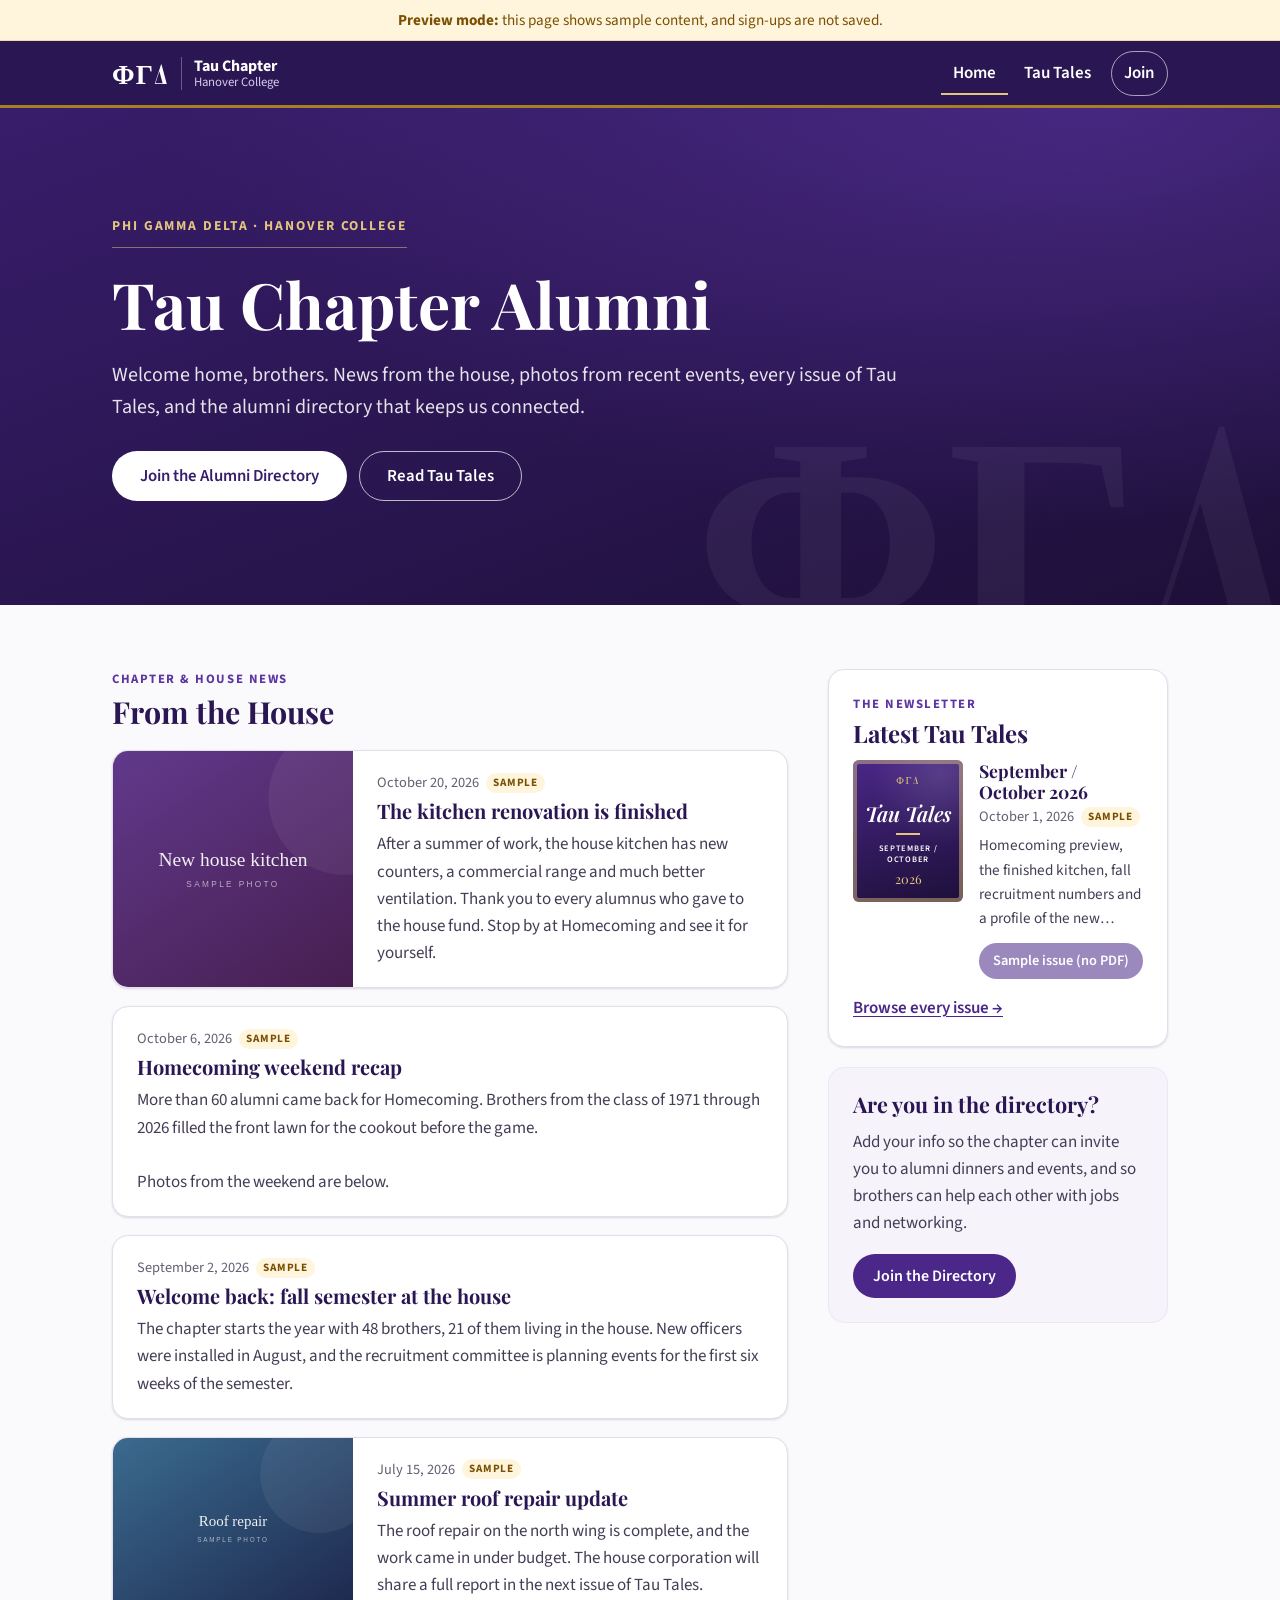
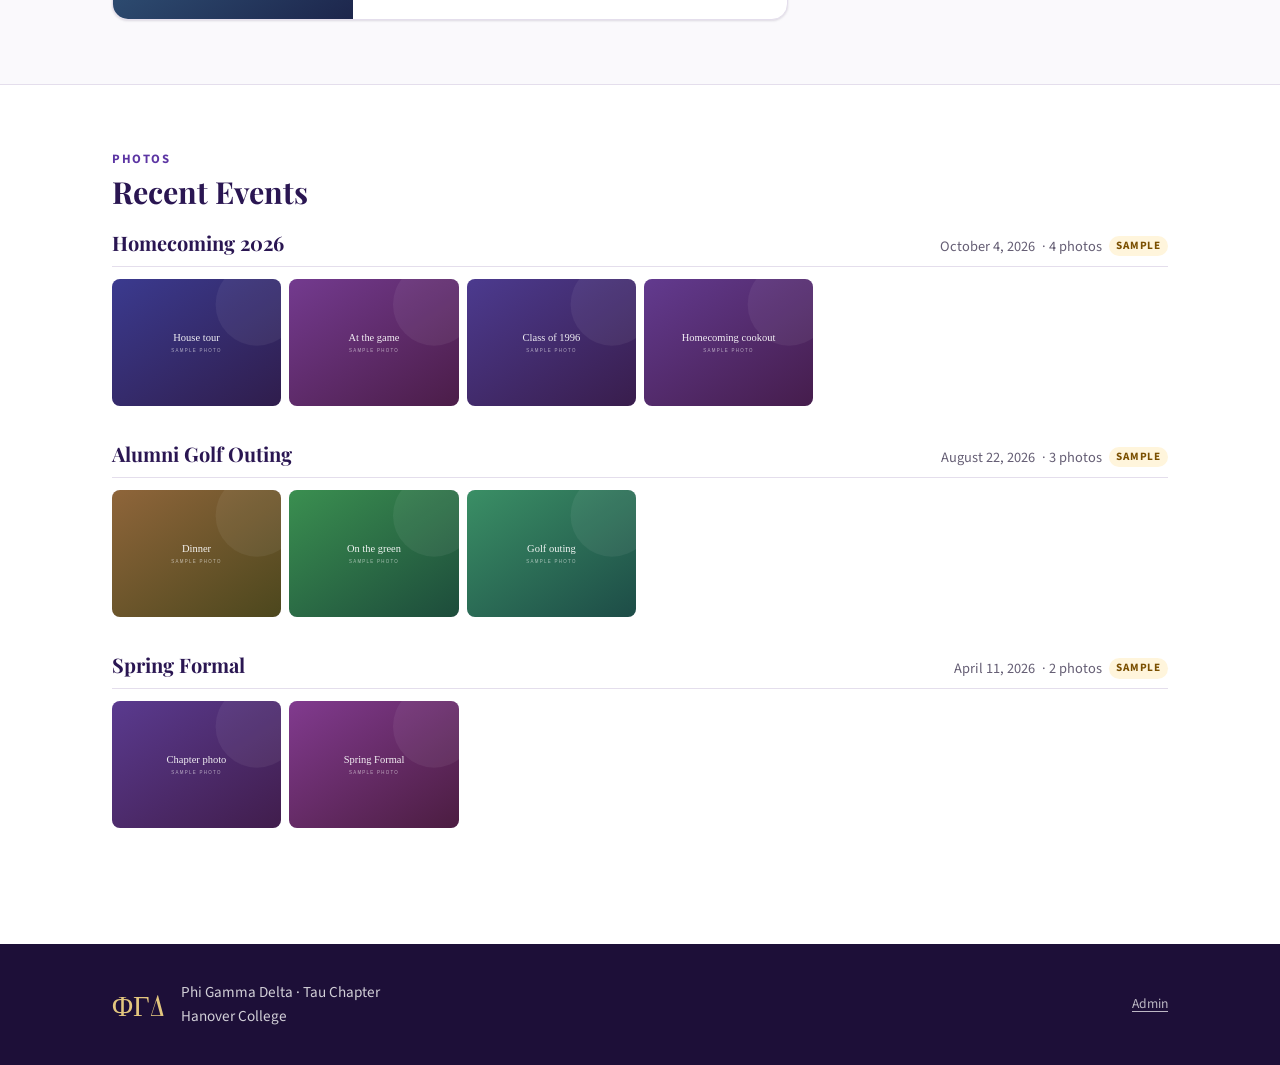
<file: index.html>
<!doctype html>
<html lang="en">
<head>
  <meta charset="utf-8">
  <meta name="viewport" content="width=device-width, initial-scale=1">
  <title>Tau Chapter Alumni · Phi Gamma Delta</title>
  <meta name="description" content="News from the house, event photos, the Tau Tales newsletter and the alumni directory for brothers of the Phi Gamma Delta Tau Chapter at Hanover College.">
  <meta name="theme-color" content="#2a1652">
  <link rel="icon" href="data:image/svg+xml,%3Csvg xmlns='http://www.w3.org/2000/svg' viewBox='0 0 64 64'%3E%3Crect width='64' height='64' rx='12' fill='%234a2788'/%3E%3Ctext x='32' y='41' font-family='Georgia,serif' font-size='22' fill='white' text-anchor='middle'%3E%CE%A6%CE%93%CE%94%3C/text%3E%3C/svg%3E">
  <link rel="preconnect" href="https://fonts.googleapis.com">
  <link rel="preconnect" href="https://fonts.gstatic.com" crossorigin>
  <link rel="stylesheet" href="https://fonts.googleapis.com/css2?family=Playfair+Display:ital,wght@0,600;0,700;1,600&family=Source+Sans+3:wght@400;600;700&display=swap">
  <link rel="stylesheet" href="styles.css">
</head>
<body>
  <a class="skip-link" href="#main">Skip to content</a>

  <div class="preview-banner" id="preview-banner" hidden>
    <strong>Preview mode:</strong> this page shows sample content, and sign-ups are not saved.
  </div>

  <header class="site-header">
    <div class="container header-inner">
      <a class="wordmark" href="#home">
        <span class="wordmark-letters" aria-hidden="true">ΦΓΔ</span>
        <span class="wordmark-text">
          <strong><span class="sr-only">Phi Gamma Delta, </span><span data-config="CHAPTER">Tau Chapter</span></strong>
          <small data-config="SCHOOL">Hanover College</small>
        </span>
      </a>
      <nav class="site-nav" aria-label="Main">
        <a href="#home" data-route-link="home">Home</a>
        <a href="#tau-tales" data-route-link="tau-tales">Tau Tales</a>
        <a href="#join" data-route-link="join" class="nav-cta">Join</a>
      </nav>
    </div>
  </header>

  <main id="main" tabindex="-1">
    <!-- ============ HOME ============ -->
    <div data-view="home">
      <section class="hero">
        <div class="container hero-inner">
          <p class="hero-eyebrow"><span data-config="FRATERNITY">Phi Gamma Delta</span> · <span data-config="SCHOOL">Hanover College</span></p>
          <h1 class="hero-title" tabindex="-1"><span data-config="CHAPTER">Tau Chapter</span> Alumni</h1>
          <p class="hero-lead">Welcome home, brothers. News from the house, photos from recent events, every issue of Tau Tales, and the alumni directory that keeps us connected.</p>
          <div class="hero-actions">
            <a class="btn btn-light btn-lg" href="#join">Join the Alumni Directory</a>
            <a class="btn btn-outline-light btn-lg" href="#tau-tales">Read Tau Tales</a>
          </div>
        </div>
      </section>

      <div class="container home-grid">
        <section class="home-updates" aria-labelledby="updates-heading">
          <div class="section-head">
            <p class="eyebrow">Chapter &amp; house news</p>
            <h2 id="updates-heading">From the House</h2>
          </div>
          <div id="updates-list" class="updates-list"><p class="loading">Loading updates…</p></div>
          <button type="button" class="btn btn-secondary" id="updates-more" hidden>Show older updates</button>
        </section>

        <aside class="home-aside">
          <section class="teaser-card" aria-labelledby="teaser-heading">
            <p class="eyebrow">The newsletter</p>
            <h2 id="teaser-heading">Latest Tau Tales</h2>
            <div id="teaser-body"><p class="loading">Loading…</p></div>
          </section>
          <section class="join-card" aria-labelledby="join-card-heading">
            <h2 id="join-card-heading">Are you in the directory?</h2>
            <p>Add your info so the chapter can invite you to alumni dinners and events, and so brothers can help each other with jobs and networking.</p>
            <a class="btn btn-primary" href="#join">Join the Directory</a>
          </section>
        </aside>
      </div>

      <section class="events-section" aria-labelledby="events-heading">
        <div class="container">
          <div class="section-head">
            <p class="eyebrow">Photos</p>
            <h2 id="events-heading">Recent Events</h2>
          </div>
          <div id="events-list"><p class="loading">Loading photos…</p></div>
          <button type="button" class="btn btn-secondary" id="events-more" hidden>Show more events</button>
        </div>
      </section>
    </div>

    <!-- ============ TAU TALES ============ -->
    <div data-view="tau-tales" hidden>
      <section class="page-head">
        <div class="container">
          <p class="eyebrow">The Tau Chapter newsletter</p>
          <h1 tabindex="-1">Tau Tales</h1>
          <p class="lead">Published every other month. Every issue in one place, newest first.</p>
        </div>
      </section>
      <div class="container page-body">
        <div id="issues-archive"><p class="loading">Loading issues…</p></div>
      </div>
    </div>

    <!-- ============ JOIN ============ -->
    <div data-view="join" hidden>
      <section class="page-head">
        <div class="container">
          <p class="eyebrow">Alumni directory</p>
          <h1 tabindex="-1">Join the Directory</h1>
          <p class="lead">It takes about a minute. Already joined? Submit again with the same email address to update your info.</p>
        </div>
      </section>

      <div class="container page-body join-layout">
        <aside class="join-aside">
          <h2>Why join?</h2>
          <ul class="check-list">
            <li>Invitations to alumni dinners, Homecoming and chapter events</li>
            <li>News from the house and new issues of Tau Tales</li>
            <li>Job opportunities and networking with brothers across the country</li>
          </ul>
          <div class="privacy-note">
            <h3>Your privacy</h3>
            <p>Your information is only visible to the chapter officers who manage the alumni directory. It is never shown on this website or shared outside the chapter.</p>
          </div>
        </aside>

        <div class="form-card">
          <form id="join-form" novalidate>
            <p class="form-intro"><span class="req" aria-hidden="true">*</span> Required</p>
            <div class="form-grid">
              <div class="field span-2">
                <label for="f-name">Full name <span class="req" aria-hidden="true">*</span></label>
                <input id="f-name" name="name" type="text" autocomplete="name" maxlength="120" required aria-describedby="f-name-err">
                <p class="field-error" id="f-name-err" hidden></p>
              </div>
              <div class="field">
                <label for="f-gradYear">Graduation year <span class="req" aria-hidden="true">*</span></label>
                <input id="f-gradYear" name="gradYear" type="text" inputmode="numeric" maxlength="4" placeholder="e.g. 2015" autocomplete="off" required aria-describedby="f-gradYear-err">
                <p class="field-error" id="f-gradYear-err" hidden></p>
              </div>
              <div class="field">
                <label for="f-location">Where you live now <span class="req" aria-hidden="true">*</span></label>
                <input id="f-location" name="location" type="text" maxlength="120" placeholder="City, State" required aria-describedby="f-location-hint f-location-err">
                <p class="hint" id="f-location-hint">For example: Indianapolis, IN</p>
                <p class="field-error" id="f-location-err" hidden></p>
              </div>
              <div class="field">
                <label for="f-employer">Employer <span class="optional">(optional)</span></label>
                <input id="f-employer" name="employer" type="text" autocomplete="organization" maxlength="120">
              </div>
              <div class="field">
                <label for="f-position">Position <span class="optional">(optional)</span></label>
                <input id="f-position" name="position" type="text" autocomplete="organization-title" maxlength="120">
              </div>
              <div class="field">
                <label for="f-phone">Phone <span class="req" aria-hidden="true">*</span></label>
                <input id="f-phone" name="phone" type="tel" autocomplete="tel" maxlength="40" required aria-describedby="f-phone-err">
                <p class="field-error" id="f-phone-err" hidden></p>
              </div>
              <div class="field">
                <label for="f-email">Email <span class="req" aria-hidden="true">*</span></label>
                <input id="f-email" name="email" type="email" autocomplete="email" maxlength="254" required aria-describedby="f-email-err">
                <p class="field-error" id="f-email-err" hidden></p>
              </div>
              <div class="field span-2">
                <label class="check">
                  <input type="checkbox" name="networking" id="f-networking">
                  <span>I'm open to helping brothers with job opportunities and networking</span>
                </label>
              </div>
            </div>

            <!-- Honeypot: hidden from people, filled in by spam bots. -->
            <div class="hp" aria-hidden="true">
              <label for="f-website">Website</label>
              <input id="f-website" name="website" type="text" tabindex="-1" autocomplete="off">
            </div>

            <div class="form-actions">
              <button class="btn btn-primary btn-lg" type="submit">Join the Directory</button>
            </div>
            <p class="form-status" id="join-status" role="status"></p>
          </form>

          <div id="join-success" class="success-panel" hidden tabindex="-1">
            <div class="success-icon" aria-hidden="true">✓</div>
            <h2 id="join-success-title">You're in the directory.</h2>
            <p id="join-success-text"></p>
            <p class="notice notice-warn" id="join-success-preview" hidden>Preview mode: this sign-up was not saved.</p>
            <div class="form-actions">
              <a class="btn btn-primary" href="#home">Back to home</a>
              <button class="btn btn-secondary" id="join-again" type="button">Edit my info</button>
            </div>
          </div>
        </div>
      </div>
    </div>
  </main>

  <footer class="site-footer">
    <div class="container footer-inner">
      <div class="footer-brand">
        <p class="footer-mark" aria-hidden="true">ΦΓΔ</p>
        <p><span data-config="FRATERNITY">Phi Gamma Delta</span> · <span data-config="CHAPTER">Tau Chapter</span><br><span data-config="SCHOOL">Hanover College</span></p>
      </div>
      <p class="footer-contact" id="footer-contact" hidden>Questions? Email <a href="#"></a></p>
      <p class="footer-admin"><a href="admin.html">Admin</a></p>
    </div>
  </footer>

  <dialog id="lightbox" class="lightbox" aria-label="Photo viewer">
    <div class="lightbox-inner">
      <button type="button" class="lightbox-close" aria-label="Close photo viewer">×</button>
      <figure class="lightbox-figure">
        <img id="lightbox-img" alt="">
        <figcaption>
          <span id="lightbox-caption"></span>
          <span class="lightbox-count" id="lightbox-count"></span>
        </figcaption>
      </figure>
      <button type="button" class="lightbox-nav lightbox-prev" aria-label="Previous photo">‹</button>
      <button type="button" class="lightbox-nav lightbox-next" aria-label="Next photo">›</button>
    </div>
  </dialog>

  <script src="config.js"></script>
  <script src="common.js"></script>
  <script>
  (function () {
    "use strict";
    const PREVIEW = FG.PREVIEW;
    const esc = FG.escapeHtml;
    const $ = (sel, root = document) => root.querySelector(sel);
    const badge = PREVIEW ? '<span class="badge-sample">Sample</span>' : "";

    FG.applyConfig();

    /* ---------- Routing (#home, #tau-tales, #join) ---------- */

    const ROUTES = { home: "", "tau-tales": "Tau Tales", join: "Join the Directory" };
    const SITE_TITLE = document.title;
    let firstRoute = true;

    function showRoute() {
      const hash = location.hash.slice(1);
      const route = hash in ROUTES ? hash : firstRoute ? "home" : null;
      if (!route) return; // other anchors, like the skip link
      document.querySelectorAll("[data-view]").forEach((v) => { v.hidden = v.dataset.view !== route; });
      document.querySelectorAll("[data-route-link]").forEach((a) => {
        if (a.dataset.routeLink === route) a.setAttribute("aria-current", "page");
        else a.removeAttribute("aria-current");
      });
      document.title = ROUTES[route] ? `${ROUTES[route]} · ${SITE_TITLE}` : SITE_TITLE;
      if (!firstRoute) {
        window.scrollTo(0, 0);
        const heading = $(`[data-view="${route}"] h1`);
        if (heading) heading.focus({ preventScroll: true });
      }
      firstRoute = false;
    }
    window.addEventListener("hashchange", showRoute);
    showRoute();

    /* ---------- Content ---------- */

    FG.getPublicContent()
      .then((data) => {
        renderUpdates(FG.sortNewest(data.updates));
        renderEvents(FG.sortNewest(data.photos));
        renderTeaser(FG.sortNewest(data.newsletters));
        renderArchive(FG.sortNewest(data.newsletters));
      })
      .catch((err) => {
        console.error(err);
        const msg = '<p class="empty-state">We couldn\'t load this right now. Please try again later.</p>';
        ["#updates-list", "#events-list", "#teaser-body", "#issues-archive"].forEach((sel) => { $(sel).innerHTML = msg; });
      });

    function pager(list, pageSize, container, moreButton, renderItem) {
      let shown = 0;
      container.innerHTML = "";
      function next() {
        container.insertAdjacentHTML("beforeend", list.slice(shown, shown + pageSize).map((item, i) => renderItem(item, shown + i)).join(""));
        shown += pageSize;
        moreButton.hidden = shown >= list.length;
      }
      moreButton.onclick = next;
      next();
    }

    function renderUpdates(updates) {
      const el = $("#updates-list");
      if (!updates.length) {
        el.innerHTML = '<p class="empty-state">No updates yet. Check back soon.</p>';
        return;
      }
      pager(updates, 5, el, $("#updates-more"), (u) => {
        const img = FG.imageUrl(u.imageUrl, 1000);
        return `<article class="update-card${img ? " has-image" : ""}">
          ${img ? `<div class="update-media"><img src="${esc(img)}" alt="Photo: ${esc(u.title)}" loading="lazy"></div>` : ""}
          <div class="update-body">
            <p class="meta"><time datetime="${esc(u.date)}">${esc(FG.formatDate(u.date))}</time>${badge}</p>
            <h3>${esc(u.title)}</h3>
            <p class="prose">${esc(u.body)}</p>
          </div>
        </article>`;
      });
    }

    /* Recent events: photos grouped by event name, newest event first. */
    let eventGroups = [];

    function renderEvents(photos) {
      const el = $("#events-list");
      const groups = new Map();
      photos.forEach((p) => {
        const key = String(p.event || "Event").trim().toLowerCase();
        if (!groups.has(key)) groups.set(key, { event: p.event || "Event", date: p.date, photos: [] });
        groups.get(key).photos.push(p);
      });
      // Show photos within an event in the order they were added.
      eventGroups = [...groups.values()].map((g) => ({ ...g, photos: g.photos.reverse() }));
      if (!eventGroups.length) {
        el.innerHTML = '<p class="empty-state">No event photos yet.</p>';
        return;
      }
      pager(eventGroups, 3, el, $("#events-more"), (g, gi) => {
        const n = g.photos.length;
        return `<section class="event-group" aria-labelledby="event-${gi}">
          <div class="event-head">
            <h3 id="event-${gi}">${esc(g.event)}</h3>
            <p class="meta"><time datetime="${esc(g.date)}">${esc(FG.formatDate(g.date))}</time> · ${n} photo${n === 1 ? "" : "s"}${badge}</p>
          </div>
          <div class="photo-grid">
            ${g.photos.map((p, pi) => `<button type="button" class="photo-thumb" data-group="${gi}" data-index="${pi}"
                aria-label="View photo ${pi + 1} of ${n} from ${esc(g.event)}${p.caption ? ": " + esc(p.caption) : ""}">
                <img src="${esc(FG.imageUrl(p.imageUrl, 600))}" alt="" loading="lazy">
              </button>`).join("")}
          </div>
        </section>`;
      });
    }

    $("#events-list").addEventListener("click", (e) => {
      const thumb = e.target.closest(".photo-thumb");
      if (thumb) openLightbox(+thumb.dataset.group, +thumb.dataset.index);
    });

    /* ---------- Lightbox ---------- */

    const lightbox = $("#lightbox");
    const lbImg = $("#lightbox-img");
    let lbGroup = null;
    let lbIndex = 0;

    function openLightbox(groupIndex, photoIndex) {
      lbGroup = eventGroups[groupIndex];
      lbIndex = photoIndex;
      showPhoto();
      lightbox.showModal();
    }

    function showPhoto() {
      const p = lbGroup.photos[lbIndex];
      const n = lbGroup.photos.length;
      lbImg.src = FG.imageUrl(p.imageUrl, 1600);
      lbImg.alt = p.caption || `Photo from ${lbGroup.event}`;
      $("#lightbox-caption").textContent = p.caption ? `${p.caption} · ${lbGroup.event}` : lbGroup.event;
      $("#lightbox-count").textContent = n > 1 ? `${lbIndex + 1} of ${n}` : "";
      lightbox.querySelectorAll(".lightbox-nav").forEach((b) => { b.hidden = n < 2; });
    }

    function step(delta) {
      const n = lbGroup.photos.length;
      if (n < 2) return;
      lbIndex = (lbIndex + delta + n) % n;
      showPhoto();
    }

    $(".lightbox-prev").addEventListener("click", () => step(-1));
    $(".lightbox-next").addEventListener("click", () => step(1));
    $(".lightbox-close").addEventListener("click", () => lightbox.close());
    lightbox.addEventListener("click", (e) => { if (e.target === lightbox) lightbox.close(); });
    lightbox.addEventListener("keydown", (e) => {
      if (e.key === "ArrowLeft") step(-1);
      else if (e.key === "ArrowRight") step(1);
    });
    lightbox.addEventListener("close", () => lbImg.removeAttribute("src"));
    let touchX = null;
    lightbox.addEventListener("touchstart", (e) => { touchX = e.touches[0].clientX; }, { passive: true });
    lightbox.addEventListener("touchend", (e) => {
      if (touchX === null) return;
      const dx = e.changedTouches[0].clientX - touchX;
      if (Math.abs(dx) > 50) step(dx < 0 ? 1 : -1);
      touchX = null;
    });

    /* ---------- Tau Tales ---------- */

    function coverHtml(n, small) {
      const cls = "issue-cover" + (small ? " issue-cover--small" : "");
      const cover = FG.imageUrl(n.coverUrl, small ? 400 : 700);
      if (cover) return `<div class="${cls}"><img src="${esc(cover)}" alt="" loading="lazy"></div>`;
      // No cover image: draw a typographic cover.
      const m = String(n.issue || "").match(/^(.*?)[,\s]*(\d{4})\s*$/);
      const title = m ? m[1] : n.issue;
      const year = m ? m[2] : String(n.date || "").slice(0, 4);
      return `<div class="${cls} issue-cover--type" aria-hidden="true">
        <span class="cover-letters">ΦΓΔ</span>
        <span class="cover-name">Tau Tales</span>
        <span class="cover-rule"></span>
        <span class="cover-issue">${esc(title)}</span>
        <span class="cover-year">${esc(year)}</span>
      </div>`;
    }

    function readButton(n) {
      const url = FG.documentUrl(n.pdfUrl);
      if (!url) return `<span class="btn btn-primary btn-small is-disabled" aria-disabled="true">${PREVIEW ? "Sample issue (no PDF)" : "PDF coming soon"}</span>`;
      return `<a class="btn btn-primary btn-small" href="${esc(url)}" target="_blank" rel="noopener">Read issue<span class="sr-only">: ${esc(n.issue)} (opens PDF in a new tab)</span></a>`;
    }

    function renderTeaser(newsletters) {
      const el = $("#teaser-body");
      const latest = newsletters[0];
      if (!latest) {
        el.innerHTML = '<p class="empty-state">The first issue is coming soon.</p>';
        return;
      }
      el.innerHTML = `<div class="teaser-issue">
          ${coverHtml(latest, true)}
          <div class="teaser-info">
            <h3>${esc(latest.issue)}</h3>
            <p class="meta">${esc(FG.formatDate(latest.date))}${badge}</p>
            ${latest.summary ? `<p class="teaser-summary">${esc(latest.summary)}</p>` : ""}
            ${readButton(latest)}
          </div>
        </div>
        <p class="teaser-more"><a href="#tau-tales">Browse every issue →</a></p>`;
    }

    function renderArchive(newsletters) {
      const el = $("#issues-archive");
      if (!newsletters.length) {
        el.innerHTML = '<p class="empty-state">No issues have been posted yet.</p>';
        return;
      }
      const byYear = new Map();
      newsletters.forEach((n) => {
        const year = String(n.date || "").slice(0, 4) || "Undated";
        if (!byYear.has(year)) byYear.set(year, []);
        byYear.get(year).push(n);
      });
      el.innerHTML = [...byYear].map(([year, items]) => `
        <section class="year-group" aria-labelledby="year-${esc(year)}">
          <h2 class="year-heading" id="year-${esc(year)}">${esc(year)}</h2>
          <div class="issue-grid">${items.map(issueCard).join("")}</div>
        </section>`).join("");
    }

    function issueCard(n) {
      const url = FG.documentUrl(n.pdfUrl);
      const cover = coverHtml(n, false);
      return `<article class="issue-card">
        ${url ? `<a class="issue-cover-link" href="${esc(url)}" target="_blank" rel="noopener" tabindex="-1" aria-hidden="true">${cover}</a>` : cover}
        <div class="issue-info">
          <p class="meta">${esc(FG.formatDate(n.date))}${badge}</p>
          <h3>${esc(n.issue)}</h3>
          ${n.summary ? `<p class="issue-summary">${esc(n.summary)}</p>` : ""}
          ${readButton(n)}
        </div>
      </article>`;
    }

    /* ---------- Join form ---------- */

    const form = $("#join-form");
    const status = $("#join-status");
    const success = $("#join-success");

    function validate(d) {
      const errors = {};
      const maxYear = new Date().getFullYear() + 6;
      const year = Number(d.gradYear);
      const phoneDigits = d.phone.replace(/\D/g, "");
      if (d.name.length < 2) errors.name = "Please enter your full name.";
      if (!/^\d{4}$/.test(d.gradYear) || year < 1900 || year > maxYear) errors.gradYear = "Enter a 4-digit year, like 2015.";
      if (!d.location) errors.location = "Please enter your city and state.";
      if (phoneDigits.length < 10 || phoneDigits.length > 15) errors.phone = "Enter your phone number with area code (at least 10 digits).";
      if (!FG.EMAIL_RE.test(d.email)) errors.email = "Enter a valid email address, like name@example.com.";
      return errors;
    }

    function showErrors(errors) {
      ["name", "gradYear", "location", "phone", "email"].forEach((field) => {
        const input = $(`#f-${field}`);
        const msg = $(`#f-${field}-err`);
        if (errors[field]) {
          input.setAttribute("aria-invalid", "true");
          msg.textContent = errors[field];
          msg.hidden = false;
        } else {
          input.removeAttribute("aria-invalid");
          msg.hidden = true;
        }
      });
    }

    function readForm() {
      const fd = new FormData(form);
      const get = (k) => String(fd.get(k) || "").trim();
      return {
        name: get("name").replace(/\s+/g, " "),
        gradYear: get("gradYear"),
        location: get("location"),
        employer: get("employer"),
        position: get("position"),
        phone: get("phone"),
        email: get("email"),
        networking: $("#f-networking").checked,
        website: get("website"),
      };
    }

    // Re-check a field once the person fixes it.
    form.addEventListener("input", (e) => {
      const field = e.target.name;
      if (e.target.getAttribute("aria-invalid") !== "true" || validate(readForm())[field]) return;
      e.target.removeAttribute("aria-invalid");
      $(`#f-${field}-err`).hidden = true;
    });

    form.addEventListener("submit", async (e) => {
      e.preventDefault();
      const data = readForm();
      const errors = validate(data);
      showErrors(errors);
      const firstInvalid = Object.keys(errors)[0];
      if (firstInvalid) {
        FG.setStatus(status, "Please fix the highlighted fields.", "error");
        $(`#f-${firstInvalid}`).focus();
        return;
      }

      const button = form.querySelector('button[type="submit"]');
      button.disabled = true;
      button.textContent = "Submitting…";
      FG.setStatus(status, "", "info");
      try {
        let updated = false;
        if (!PREVIEW) updated = !!(await FG.post({ action: "signup", data })).updated;
        showSuccess(data.name.split(" ")[0], updated);
      } catch (err) {
        FG.setStatus(status, err.message, "error");
      } finally {
        button.disabled = false;
        button.textContent = "Join the Directory";
      }
    });

    function showSuccess(firstName, updated) {
      $("#join-success-title").textContent = updated ? "Your info is updated." : "You're in the directory.";
      $("#join-success-text").textContent = updated
        ? `Thanks, ${firstName}. We found your existing entry and updated it with your new info.`
        : `Thanks, ${firstName}. The chapter can now reach you about alumni events, new issues of Tau Tales and opportunities from brothers.`;
      $("#join-success-preview").hidden = !PREVIEW;
      form.hidden = true;
      success.hidden = false;
      success.focus();
    }

    $("#join-again").addEventListener("click", () => {
      success.hidden = true;
      form.hidden = false;
      $("#f-name").focus();
    });
  })();
  </script>
</body>
</html>
</file>
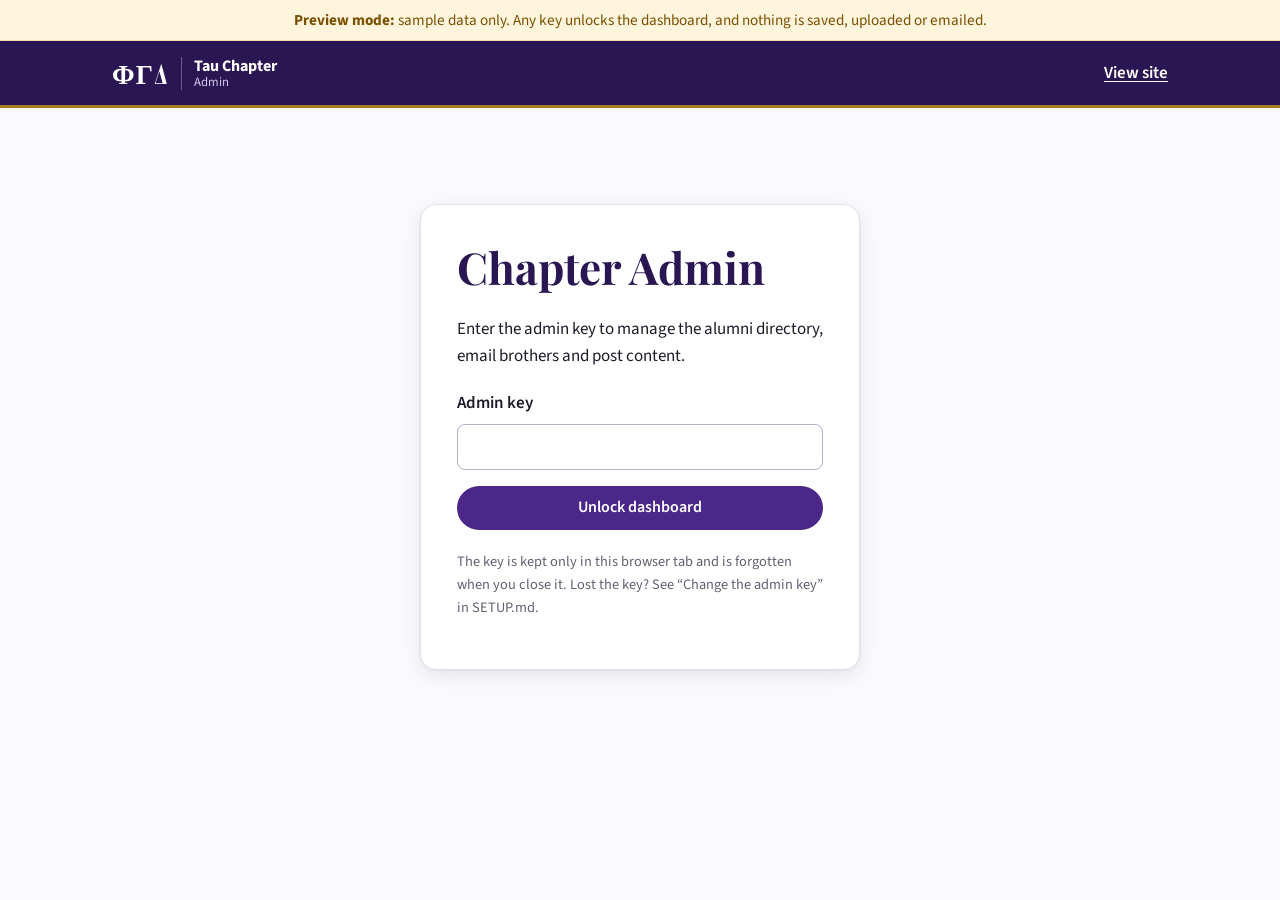
<file: admin.html>
<!doctype html>
<html lang="en">
<head>
  <meta charset="utf-8">
  <meta name="viewport" content="width=device-width, initial-scale=1">
  <title>Admin · Tau Chapter Alumni</title>
  <meta name="robots" content="noindex, nofollow">
  <meta name="theme-color" content="#2a1652">
  <link rel="icon" href="data:image/svg+xml,%3Csvg xmlns='http://www.w3.org/2000/svg' viewBox='0 0 64 64'%3E%3Crect width='64' height='64' rx='12' fill='%234a2788'/%3E%3Ctext x='32' y='41' font-family='Georgia,serif' font-size='22' fill='white' text-anchor='middle'%3E%CE%A6%CE%93%CE%94%3C/text%3E%3C/svg%3E">
  <link rel="preconnect" href="https://fonts.googleapis.com">
  <link rel="preconnect" href="https://fonts.gstatic.com" crossorigin>
  <link rel="stylesheet" href="https://fonts.googleapis.com/css2?family=Playfair+Display:wght@600;700&family=Source+Sans+3:wght@400;600;700&display=swap">
  <link rel="stylesheet" href="styles.css">
</head>
<body class="admin">
  <a class="skip-link" href="#main">Skip to content</a>

  <div class="preview-banner" id="preview-banner" hidden>
    <strong>Preview mode:</strong> sample data only. Any key unlocks the dashboard, and nothing is saved, uploaded or emailed.
  </div>

  <header class="site-header">
    <div class="container header-inner">
      <a class="wordmark" href="index.html">
        <span class="wordmark-letters" aria-hidden="true">ΦΓΔ</span>
        <span class="wordmark-text">
          <strong><span class="sr-only">Phi Gamma Delta, </span><span data-config="CHAPTER">Tau Chapter</span></strong>
          <small>Admin</small>
        </span>
      </a>
      <div class="header-actions">
        <a class="header-link" href="index.html">View site</a>
        <button type="button" class="btn btn-small btn-outline-light" id="sign-out" hidden>Sign out</button>
      </div>
    </div>
  </header>

  <main id="main" tabindex="-1">
    <!-- ============ LOGIN ============ -->
    <section id="login-view" class="container login-wrap" aria-labelledby="login-heading">
      <div class="login-card">
        <h1 id="login-heading">Chapter Admin</h1>
        <p>Enter the admin key to manage the alumni directory, email brothers and post content.</p>
        <form id="login-form">
          <div class="field">
            <label for="admin-key">Admin key</label>
            <input id="admin-key" type="password" autocomplete="current-password" spellcheck="false" autocapitalize="off" required>
          </div>
          <button class="btn btn-primary btn-block" type="submit">Unlock dashboard</button>
          <p class="form-status" id="login-status" role="status"></p>
        </form>
        <p class="small muted">The key is kept only in this browser tab and is forgotten when you close it. Lost the key? See “Change the admin key” in SETUP.md.</p>
      </div>
    </section>

    <!-- ============ DASHBOARD ============ -->
    <section id="dashboard" class="container dashboard" hidden aria-labelledby="dash-heading">
      <h1 id="dash-heading" class="dash-heading" tabindex="-1">Chapter Admin</h1>

      <div class="tabs" role="tablist" aria-label="Dashboard sections">
        <button type="button" class="tab" role="tab" id="tab-directory" aria-controls="panel-directory" aria-selected="true">Alumni Directory</button>
        <button type="button" class="tab" role="tab" id="tab-email" aria-controls="panel-email" aria-selected="false" tabindex="-1">Email Brothers</button>
        <button type="button" class="tab" role="tab" id="tab-content" aria-controls="panel-content" aria-selected="false" tabindex="-1">Post Content</button>
      </div>

      <!-- ---------- Directory ---------- -->
      <div class="tab-panel" role="tabpanel" id="panel-directory" aria-labelledby="tab-directory">
        <div class="stat-grid">
          <div class="stat"><p class="stat-label">Total alumni</p><p class="stat-value" id="stat-total">–</p><p class="stat-sub">in the directory</p></div>
          <div class="stat"><p class="stat-label">Open to networking</p><p class="stat-value" id="stat-net">–</p><p class="stat-sub" id="stat-net-sub"></p></div>
          <div class="stat"><p class="stat-label">Grad years represented</p><p class="stat-value" id="stat-years">–</p><p class="stat-sub" id="stat-years-sub"></p></div>
          <div class="stat"><p class="stat-label">Newest sign-up</p><p class="stat-value stat-value--text" id="stat-newest">–</p><p class="stat-sub" id="stat-newest-sub"></p></div>
        </div>

        <div class="panel-card">
          <div class="toolbar" role="search" aria-label="Filter the directory">
            <div class="field field-search">
              <label for="dir-search">Search</label>
              <input id="dir-search" type="search" placeholder="Name, employer, location or email">
            </div>
            <div class="field field-year">
              <label for="dir-from">Class from</label>
              <input id="dir-from" type="number" inputmode="numeric" min="1900" max="2100" placeholder="1970">
            </div>
            <div class="field field-year">
              <label for="dir-to">Class to</label>
              <input id="dir-to" type="number" inputmode="numeric" min="1900" max="2100" placeholder="2026">
            </div>
            <label class="check check-inline"><input type="checkbox" id="dir-net"> <span>Networking only</span></label>
            <button type="button" class="btn btn-ghost btn-small" id="dir-clear">Clear filters</button>
          </div>

          <div class="results-bar">
            <p id="dir-count" class="results-count" aria-live="polite"></p>
            <div class="field mobile-sort">
              <label for="dir-sort">Sort by</label>
              <select id="dir-sort">
                <option value="submitted:desc">Newest sign-ups</option>
                <option value="name:asc">Name (A–Z)</option>
                <option value="gradYear:asc">Class (oldest first)</option>
                <option value="gradYear:desc">Class (newest first)</option>
                <option value="location:asc">Location</option>
                <option value="employer:asc">Employer</option>
              </select>
            </div>
            <div class="results-actions">
              <button type="button" class="btn btn-secondary btn-small" id="dir-export">Export CSV</button>
              <button type="button" class="btn btn-secondary btn-small" id="dir-copy">Copy emails</button>
              <button type="button" class="btn btn-ghost btn-small" id="dir-refresh">Refresh</button>
            </div>
          </div>
          <p class="form-status" id="dir-status" role="status"></p>

          <div class="table-wrap">
            <table class="data-table" id="dir-table">
              <caption class="sr-only">Alumni directory. Column headers with buttons can be sorted.</caption>
              <thead>
                <tr>
                  <th scope="col" data-sort="name" aria-sort="none"><button type="button">Name</button></th>
                  <th scope="col" data-sort="gradYear" aria-sort="none"><button type="button">Class</button></th>
                  <th scope="col" data-sort="location" aria-sort="none"><button type="button">Location</button></th>
                  <th scope="col" data-sort="employer" aria-sort="none"><button type="button">Work</button></th>
                  <th scope="col">Phone</th>
                  <th scope="col" data-sort="email" aria-sort="none"><button type="button">Email</button></th>
                  <th scope="col" data-sort="networking" aria-sort="none"><button type="button">Networking</button></th>
                  <th scope="col" data-sort="submitted" aria-sort="none"><button type="button">Joined</button></th>
                  <th scope="col"><span class="sr-only">Actions</span></th>
                </tr>
              </thead>
              <tbody id="dir-body"></tbody>
            </table>
          </div>
          <p class="empty-state" id="dir-empty" hidden></p>
        </div>
      </div>

      <!-- ---------- Email ---------- -->
      <div class="tab-panel" role="tabpanel" id="panel-email" aria-labelledby="tab-email" hidden>
        <div class="email-layout">
          <form id="email-form" class="panel-card" novalidate>
            <fieldset class="fieldset">
              <legend>Recipients</legend>
              <label class="radio"><input type="radio" name="rcpt" value="all" checked> <span>All alumni</span></label>
              <label class="radio"><input type="radio" name="rcpt" value="networking"> <span>Open to networking only</span></label>
              <label class="radio"><input type="radio" name="rcpt" value="range"> <span>Grad year range</span></label>
              <div class="range-inputs" id="rcpt-range" hidden>
                <div class="field field-year">
                  <label for="rcpt-from">Class from</label>
                  <input id="rcpt-from" type="number" inputmode="numeric" min="1900" max="2100">
                </div>
                <div class="field field-year">
                  <label for="rcpt-to">Class to</label>
                  <input id="rcpt-to" type="number" inputmode="numeric" min="1900" max="2100">
                </div>
              </div>
              <label class="radio"><input type="radio" name="rcpt" value="filter"> <span>Current directory filter <span class="muted" id="rcpt-filter-desc"></span></span></label>
            </fieldset>

            <div class="recipient-summary" aria-live="polite">
              <p class="recipient-count"><strong id="rcpt-count">0</strong> <span id="rcpt-noun">recipients</span></p>
              <p class="small muted" id="quota-line"></p>
            </div>
            <div class="notice notice-warn" id="quota-warning" hidden></div>

            <div class="field">
              <label for="email-subject">Subject</label>
              <input id="email-subject" type="text" maxlength="200" required>
            </div>
            <div class="field">
              <label for="email-body">Message</label>
              <textarea id="email-body" rows="10" required aria-describedby="email-body-hint"></textarea>
              <p class="hint" id="email-body-hint">Plain text. Links become clickable. A short footer saying why they got this email is added automatically.</p>
            </div>
            <div class="field">
              <label for="email-reply">Reply-to <span class="optional">(optional)</span></label>
              <input id="email-reply" type="email" autocomplete="email" aria-describedby="email-reply-hint">
              <p class="hint" id="email-reply-hint">Replies go to this address instead of the chapter account.</p>
            </div>
            <div class="form-actions">
              <button type="submit" class="btn btn-primary" id="email-send">Send email</button>
              <button type="button" class="btn btn-secondary" id="email-copy">Copy addresses</button>
            </div>
            <p class="form-status" id="email-status" role="status"></p>
          </form>

          <aside class="panel-card email-help">
            <h2>How sending works</h2>
            <ul>
              <li>Email goes out from the chapter Google account in batches of 50, with everyone in <strong>BCC</strong>, so no one sees anyone else's address.</li>
              <li>Each batch is also addressed to the chapter account, so you get a copy of what was sent.</li>
              <li>Only addresses in the alumni directory can receive email.</li>
              <li>Free Gmail accounts can email about <strong>100 recipients a day</strong>. For bigger sends, use <strong>Copy addresses</strong> and paste them into BCC in your own email.</li>
            </ul>
          </aside>
        </div>
      </div>

      <!-- ---------- Content ---------- -->
      <div class="tab-panel" role="tabpanel" id="panel-content" aria-labelledby="tab-content" hidden>
        <div class="post-grid">
          <section class="panel-card" aria-labelledby="post-update-h">
            <h2 id="post-update-h">House update</h2>
            <p class="small muted">Shows under “From the House” on the home page.</p>
            <form id="form-update" novalidate>
              <div class="field"><label for="u-title">Title</label><input id="u-title" name="title" type="text" maxlength="200" required></div>
              <div class="field"><label for="u-date">Date</label><input id="u-date" name="date" type="date" required></div>
              <div class="field"><label for="u-body">Update</label><textarea id="u-body" name="body" rows="6" required></textarea></div>
              <div class="field">
                <label for="u-photo">Photo <span class="optional">(optional)</span></label>
                <input id="u-photo" name="photo" type="file" accept="image/*">
              </div>
              <div class="form-actions"><button type="submit" class="btn btn-primary">Post update</button></div>
              <p class="form-status" role="status"></p>
            </form>
            <h3 class="list-heading">Posted updates <span class="count" id="count-updates"></span></h3>
            <ul class="item-list" id="list-updates"></ul>
          </section>

          <section class="panel-card" aria-labelledby="post-photos-h">
            <h2 id="post-photos-h">Event photos</h2>
            <p class="small muted">Shows under “Recent Events”, grouped by event name. Use the same event name to add more photos to an event.</p>
            <form id="form-photos" novalidate>
              <div class="field"><label for="p-event">Event name</label><input id="p-event" name="event" type="text" maxlength="200" list="event-names" placeholder="e.g. Homecoming 2026" required><datalist id="event-names"></datalist></div>
              <div class="field"><label for="p-date">Date</label><input id="p-date" name="date" type="date" required></div>
              <div class="field"><label for="p-caption">Caption <span class="optional">(optional, applies to every photo)</span></label><input id="p-caption" name="caption" type="text" maxlength="300"></div>
              <div class="field">
                <label for="p-files">Photos</label>
                <input id="p-files" name="files" type="file" accept="image/*" multiple required aria-describedby="p-files-hint">
                <p class="hint" id="p-files-hint">Select one or more. Photos are resized to 1600px before upload.</p>
              </div>
              <div class="form-actions"><button type="submit" class="btn btn-primary">Upload photos</button></div>
              <p class="form-status" role="status"></p>
            </form>
            <h3 class="list-heading">Posted photos <span class="count" id="count-photos"></span></h3>
            <ul class="item-list" id="list-photos"></ul>
          </section>

          <section class="panel-card" aria-labelledby="post-issue-h">
            <h2 id="post-issue-h">Tau Tales issue</h2>
            <p class="small muted">Shows on the Tau Tales page and as the latest issue on the home page.</p>
            <form id="form-issue" novalidate>
              <div class="field"><label for="n-issue">Issue name</label><input id="n-issue" name="issue" type="text" maxlength="120" placeholder="e.g. September / October 2026" required></div>
              <div class="field"><label for="n-date">Date</label><input id="n-date" name="date" type="date" required></div>
              <div class="field"><label for="n-summary">Summary <span class="optional">(optional)</span></label><textarea id="n-summary" name="summary" rows="3"></textarea></div>
              <div class="field">
                <label for="n-pdf">PDF</label>
                <input id="n-pdf" name="pdf" type="file" accept="application/pdf,.pdf" required aria-describedby="n-pdf-hint">
                <p class="hint" id="n-pdf-hint">Up to 20 MB.</p>
              </div>
              <div class="field">
                <label for="n-cover">Cover image <span class="optional">(optional)</span></label>
                <input id="n-cover" name="cover" type="file" accept="image/*" aria-describedby="n-cover-hint">
                <p class="hint" id="n-cover-hint">Without one, the site draws a simple Tau Tales cover.</p>
              </div>
              <div class="form-actions"><button type="submit" class="btn btn-primary">Post issue</button></div>
              <p class="form-status" role="status"></p>
            </form>
            <h3 class="list-heading">Posted issues <span class="count" id="count-newsletters"></span></h3>
            <ul class="item-list" id="list-newsletters"></ul>
          </section>
        </div>
      </div>
    </section>
  </main>

  <script src="config.js"></script>
  <script src="common.js"></script>
  <script>
  (function () {
    "use strict";
    const PREVIEW = FG.PREVIEW;
    const esc = FG.escapeHtml;
    const $ = (sel, root = document) => root.querySelector(sel);
    const KEY_STORE = "tauAdminKey";
    const BATCH_SIZE = 50;
    const MAX_PDF_BYTES = 20 * 1024 * 1024;

    const state = {
      key: "",
      alumni: [],
      content: { updates: [], photos: [], newsletters: [] },
      quota: null,
      sort: { key: "submitted", dir: "desc" },
    };

    FG.applyConfig();

    /* ---------- Backend calls ---------- */

    // Preview mode: an in-memory stand-in for the Apps Script API.
    const previewDb = PREVIEW
      ? { alumni: FG.clone(FG.PREVIEW_ALUMNI), content: FG.clone(FG.PREVIEW_CONTENT), quota: 100 }
      : null;
    const LIST_FOR_TYPE = { update: "updates", photo: "photos", newsletter: "newsletters" };

    async function previewAdmin(op, payload) {
      await new Promise((r) => setTimeout(r, 200));
      const fail = (message, data) => { const err = new Error(message); err.data = data || {}; throw err; };
      switch (op) {
        case "ping": return { ok: true, quota: previewDb.quota };
        case "alumni": return { ok: true, alumni: FG.clone(previewDb.alumni) };
        case "content": return { ok: true, ...FG.clone(previewDb.content) };
        case "add": {
          const item = { id: "p" + Date.now().toString(36) + Math.random().toString(36).slice(2, 6), ...payload.data };
          previewDb.content[LIST_FOR_TYPE[payload.type]].unshift(item);
          return { ok: true, item };
        }
        case "delete": {
          if (payload.type === "alumni") previewDb.alumni = previewDb.alumni.filter((a) => a.id !== payload.id);
          else {
            const key = LIST_FOR_TYPE[payload.type];
            previewDb.content[key] = previewDb.content[key].filter((i) => i.id !== payload.id);
          }
          return { ok: true };
        }
        case "upload":
          // Keep images visible in preview with a data URL; PDFs get no link.
          return { ok: true, url: payload.mimeType.startsWith("image/") ? `data:${payload.mimeType};base64,${payload.data}` : "" };
        case "email": {
          const n = payload.recipients.length;
          const needed = n + Math.ceil(n / BATCH_SIZE);
          if (needed > previewDb.quota) fail(`This send needs ${needed} of today's email quota, but only ${previewDb.quota} remain.`, { code: "quota", quota: previewDb.quota });
          previewDb.quota -= needed;
          return { ok: true, sent: n, batches: Math.ceil(n / BATCH_SIZE), quota: previewDb.quota, preview: true };
        }
      }
      return fail("Unknown admin operation.");
    }

    async function adminCall(op, payload = {}) {
      if (PREVIEW) return previewAdmin(op, payload);
      try {
        // The key travels in the POST body, never in the URL.
        return await FG.post({ ...payload, action: "admin", key: state.key, op });
      } catch (err) {
        if (err.data && err.data.auth === false && !$("#dashboard").hidden) {
          signOut("Your admin key is no longer accepted. Please sign in again.");
        }
        throw err;
      }
    }

    /* ---------- Sign in / out ---------- */

    const loginForm = $("#login-form");
    const loginStatus = $("#login-status");

    loginForm.addEventListener("submit", async (e) => {
      e.preventDefault();
      const key = $("#admin-key").value.trim();
      if (!key) {
        FG.setStatus(loginStatus, "Enter the admin key.", "error");
        return;
      }
      const button = loginForm.querySelector("button");
      button.disabled = true;
      button.textContent = "Checking…";
      FG.setStatus(loginStatus, "", "info");
      try {
        await unlock(key);
      } catch (err) {
        FG.setStatus(loginStatus, err.data && err.data.auth === false ? "That key isn't right. Check it and try again." : err.message, "error");
        $("#admin-key").select();
      } finally {
        button.disabled = false;
        button.textContent = "Unlock dashboard";
      }
    });

    async function unlock(key) {
      state.key = key;
      try {
        const res = await adminCall("ping");
        state.quota = res.quota;
      } catch (err) {
        state.key = "";
        try { sessionStorage.removeItem(KEY_STORE); } catch (e) { /* storage blocked */ }
        throw err;
      }
      try { sessionStorage.setItem(KEY_STORE, key); } catch (err) { /* storage blocked; stay signed in for this page */ }
      $("#admin-key").value = "";
      $("#login-view").hidden = true;
      $("#dashboard").hidden = false;
      $("#sign-out").hidden = false;
      $("#dash-heading").focus();
      FG.setStatus($("#dir-status"), "Loading the directory…", "info");
      const results = await Promise.allSettled([loadAlumni(), loadContent()]);
      const failed = results.find((r) => r.status === "rejected");
      FG.setStatus($("#dir-status"), failed ? `Couldn't load everything: ${failed.reason.message}` : "", failed ? "error" : "info");
    }

    function signOut(message) {
      try { sessionStorage.removeItem(KEY_STORE); } catch (err) { /* ignore */ }
      state.key = "";
      state.alumni = [];
      state.content = { updates: [], photos: [], newsletters: [] };
      $("#dir-body").innerHTML = "";
      $("#dashboard").hidden = true;
      $("#sign-out").hidden = true;
      $("#login-view").hidden = false;
      FG.setStatus(loginStatus, message || "", message ? "error" : "info");
      $("#admin-key").focus();
    }

    $("#sign-out").addEventListener("click", () => signOut());

    /* ---------- Tabs ---------- */

    const tabs = [...document.querySelectorAll('[role="tab"]')];

    function selectTab(tab, focus) {
      tabs.forEach((t) => {
        const on = t === tab;
        t.setAttribute("aria-selected", String(on));
        t.tabIndex = on ? 0 : -1;
        document.getElementById(t.getAttribute("aria-controls")).hidden = !on;
      });
      if (focus) tab.focus();
      if (tab.id === "tab-email") renderRecipients();
    }

    tabs.forEach((tab, i) => {
      tab.addEventListener("click", () => selectTab(tab));
      tab.addEventListener("keydown", (e) => {
        const moves = { ArrowRight: i + 1, ArrowLeft: i - 1, Home: 0, End: tabs.length - 1 };
        if (!(e.key in moves)) return;
        e.preventDefault();
        selectTab(tabs[(moves[e.key] + tabs.length) % tabs.length], true);
      });
    });

    /* ---------- Directory ---------- */

    const isYes = (v) => /^(yes|true|y|1)$/i.test(String(v == null ? "" : v).trim());
    const yearOf = (a) => parseInt(a.gradYear, 10);

    async function loadAlumni() {
      const res = await adminCall("alumni");
      state.alumni = res.alumni || [];
      renderStats();
      renderDirectory();
    }

    function filteredAlumni() {
      const terms = $("#dir-search").value.trim().toLowerCase().split(/\s+/).filter(Boolean);
      const from = parseInt($("#dir-from").value, 10);
      const to = parseInt($("#dir-to").value, 10);
      const networkingOnly = $("#dir-net").checked;
      return state.alumni.filter((a) => {
        if (networkingOnly && !isYes(a.networking)) return false;
        if (from && !(yearOf(a) >= from)) return false;
        if (to && !(yearOf(a) <= to)) return false;
        if (terms.length) {
          const haystack = [a.name, a.employer, a.position, a.location, a.email].join(" ").toLowerCase();
          if (!terms.every((t) => haystack.includes(t))) return false;
        }
        return true;
      });
    }

    function sortAlumni(list) {
      const { key, dir } = state.sort;
      const sign = dir === "asc" ? 1 : -1;
      const value = (a) => {
        if (key === "gradYear") return yearOf(a) || 0;
        if (key === "networking") return isYes(a.networking) ? 1 : 0;
        return String(a[key] || "").toLowerCase();
      };
      return list.slice().sort((a, b) => {
        const va = value(a);
        const vb = value(b);
        // Empty text sorts last either way.
        if (va === "" && vb !== "") return 1;
        if (vb === "" && va !== "") return -1;
        if (va < vb) return -sign;
        if (va > vb) return sign;
        return String(a.name).localeCompare(String(b.name));
      });
    }

    function renderStats() {
      const all = state.alumni;
      const networking = all.filter((a) => isYes(a.networking)).length;
      const years = [...new Set(all.map(yearOf).filter(Boolean))].sort((a, b) => a - b);
      const newest = all.slice().sort((a, b) => String(b.submitted).localeCompare(String(a.submitted)))[0];
      $("#stat-total").textContent = all.length;
      $("#stat-net").textContent = networking;
      $("#stat-net-sub").textContent = all.length ? `${Math.round((networking / all.length) * 100)}% of alumni` : "";
      $("#stat-years").textContent = years.length;
      $("#stat-years-sub").textContent = years.length > 1 ? `${years[0]}–${years[years.length - 1]}` : years.length ? String(years[0]) : "";
      $("#stat-newest").textContent = newest ? newest.name : "–";
      $("#stat-newest-sub").textContent = newest
        ? [newest.gradYear && `Class of ${newest.gradYear}`, FG.formatDate(newest.submitted, "short")].filter(Boolean).join(" · ")
        : "";
    }

    function rowHtml(a) {
      const tel = String(a.phone || "").replace(/[^\d+]/g, "");
      const joined = FG.formatDate(a.submitted, "short");
      const updated = a.updated && String(a.updated).slice(0, 10) !== String(a.submitted).slice(0, 10)
        ? `<br><span class="muted small">Updated ${esc(FG.formatDate(a.updated, "short"))}</span>` : "";
      const work = [a.position && esc(a.position), a.employer && `<span class="muted">${esc(a.employer)}</span>`].filter(Boolean).join("<br>");
      return `<tr>
        <td data-label="Name" class="cell-name"><strong>${esc(a.name)}</strong></td>
        <td data-label="Class">${esc(a.gradYear)}</td>
        <td data-label="Location">${esc(a.location)}</td>
        <td data-label="Work"><div>${work || '<span class="muted">–</span>'}</div></td>
        <td data-label="Phone" class="cell-nowrap">${a.phone ? `<a href="tel:${esc(tel)}">${esc(a.phone)}</a>` : ""}</td>
        <td data-label="Email" class="cell-email">${a.email ? `<a href="mailto:${esc(a.email)}">${esc(a.email)}</a>` : ""}</td>
        <td data-label="Networking">${isYes(a.networking) ? '<span class="pill pill-yes">Yes</span>' : '<span class="pill pill-no">No</span>'}</td>
        <td data-label="Joined" class="cell-nowrap"><div>${esc(joined)}${updated}</div></td>
        <td class="cell-actions"><button type="button" class="btn btn-ghost btn-small btn-delete" data-delete-alumni="${esc(a.id)}">Delete<span class="sr-only"> ${esc(a.name)}</span></button></td>
      </tr>`;
    }

    function renderDirectory() {
      const list = sortAlumni(filteredAlumni());
      $("#dir-body").innerHTML = list.map(rowHtml).join("");
      $("#dir-table").hidden = list.length === 0;
      const empty = $("#dir-empty");
      empty.hidden = list.length > 0;
      empty.textContent = state.alumni.length
        ? "No alumni match these filters."
        : "No one has signed up yet. Share the Join page link with brothers.";
      $("#dir-count").textContent = state.alumni.length
        ? (list.length === state.alumni.length ? `${list.length} alumni` : `Showing ${list.length} of ${state.alumni.length} alumni`)
        : "";
      document.querySelectorAll("#dir-table th[data-sort]").forEach((th) => {
        const active = th.dataset.sort === state.sort.key;
        th.setAttribute("aria-sort", active ? (state.sort.dir === "asc" ? "ascending" : "descending") : "none");
      });
      const sortValue = `${state.sort.key}:${state.sort.dir}`;
      if ([...$("#dir-sort").options].some((o) => o.value === sortValue)) $("#dir-sort").value = sortValue;
      renderRecipients();
    }

    ["#dir-search", "#dir-from", "#dir-to", "#dir-net"].forEach((sel) => $(sel).addEventListener("input", renderDirectory));

    $("#dir-clear").addEventListener("click", () => {
      $("#dir-search").value = "";
      $("#dir-from").value = "";
      $("#dir-to").value = "";
      $("#dir-net").checked = false;
      renderDirectory();
    });

    $("#dir-table thead").addEventListener("click", (e) => {
      const th = e.target.closest("th[data-sort]");
      if (!th || !e.target.closest("button")) return;
      const key = th.dataset.sort;
      if (state.sort.key === key) state.sort.dir = state.sort.dir === "asc" ? "desc" : "asc";
      else state.sort = { key, dir: key === "submitted" || key === "networking" ? "desc" : "asc" };
      renderDirectory();
    });

    // Phones show cards instead of the table, so sorting uses this select there.
    $("#dir-sort").addEventListener("change", (e) => {
      const [key, dir] = e.target.value.split(":");
      state.sort = { key, dir };
      renderDirectory();
    });

    $("#dir-body").addEventListener("click", async (e) => {
      const button = e.target.closest("[data-delete-alumni]");
      if (!button) return;
      const person = state.alumni.find((a) => a.id === button.dataset.deleteAlumni);
      if (!person) return;
      const ok = await FG.confirmDialog({
        title: "Delete this entry?",
        message: `${person.name} (${person.email}) will be removed from the alumni directory. This can't be undone.`,
        confirmLabel: "Delete",
        danger: true,
      });
      if (!ok) return;
      const status = $("#dir-status");
      try {
        await adminCall("delete", { type: "alumni", id: person.id });
        state.alumni = state.alumni.filter((a) => a.id !== person.id);
        renderStats();
        renderDirectory();
        FG.setStatus(status, `Deleted ${person.name}.`, "success");
      } catch (err) {
        FG.setStatus(status, err.message, "error");
      }
    });

    $("#dir-refresh").addEventListener("click", async (e) => {
      const button = e.currentTarget;
      button.disabled = true;
      try {
        await loadAlumni();
        FG.setStatus($("#dir-status"), "Directory refreshed.", "success");
      } catch (err) {
        FG.setStatus($("#dir-status"), err.message, "error");
      } finally {
        button.disabled = false;
      }
    });

    const CSV_COLUMNS = [
      ["Name", "name"], ["Grad Year", "gradYear"], ["Location", "location"], ["Employer", "employer"],
      ["Position", "position"], ["Phone", "phone"], ["Email", "email"], ["Open to Networking", "networking"],
      ["Submitted", "submitted"], ["Updated", "updated"],
    ];

    function csvCell(value, key) {
      let s = value == null ? "" : String(value);
      if ((key === "submitted" || key === "updated") && s) s = new Date(s).toLocaleString("en-US");
      // Stop spreadsheet apps from running values as formulas.
      if (/^[=+\-@\t\r]/.test(s)) s = "'" + s;
      return /[",\n\r]/.test(s) ? `"${s.replace(/"/g, '""')}"` : s;
    }

    $("#dir-export").addEventListener("click", () => {
      const list = sortAlumni(filteredAlumni());
      if (!list.length) {
        FG.setStatus($("#dir-status"), "No alumni match the current filter, so there's nothing to export.", "warn");
        return;
      }
      const csv = [CSV_COLUMNS.map((c) => c[0]).join(",")]
        .concat(list.map((a) => CSV_COLUMNS.map(([, key]) => csvCell(a[key], key)).join(",")))
        .join("\r\n");
      FG.downloadText(`tau-alumni-${FG.todayISO()}.csv`, "﻿" + csv, "text/csv;charset=utf-8");
      FG.setStatus($("#dir-status"), `Exported ${list.length} ${list.length === 1 ? "entry" : "entries"} to CSV.`, "success");
    });

    $("#dir-copy").addEventListener("click", async () => {
      const emails = uniqueEmails(sortAlumni(filteredAlumni()));
      const status = $("#dir-status");
      if (!emails.length) {
        FG.setStatus(status, "No email addresses match the current filter.", "warn");
        return;
      }
      const ok = await FG.copyText(emails.join(", "));
      FG.setStatus(status, ok ? `Copied ${emails.length} email address${emails.length === 1 ? "" : "es"}. Paste them into BCC.` : "Couldn't copy to the clipboard in this browser.", ok ? "success" : "error");
    });

    function uniqueEmails(list) {
      const seen = new Set();
      const out = [];
      list.forEach((a) => {
        const email = String(a.email || "").trim();
        const k = email.toLowerCase();
        if (FG.EMAIL_RE.test(email) && !seen.has(k)) {
          seen.add(k);
          out.push(email);
        }
      });
      return out;
    }

    /* ---------- Email ---------- */

    const recipientMode = () => (document.querySelector('input[name="rcpt"]:checked') || {}).value || "all";
    const quotaNeeded = (n) => n + Math.ceil(n / BATCH_SIZE);

    function recipientList() {
      const mode = recipientMode();
      let list = state.alumni;
      if (mode === "networking") list = list.filter((a) => isYes(a.networking));
      else if (mode === "range") {
        const from = parseInt($("#rcpt-from").value, 10);
        const to = parseInt($("#rcpt-to").value, 10);
        list = list.filter((a) => (!from || yearOf(a) >= from) && (!to || yearOf(a) <= to));
      } else if (mode === "filter") list = filteredAlumni();
      return uniqueEmails(list);
    }

    function renderRecipients() {
      $("#rcpt-range").hidden = recipientMode() !== "range";
      const filtered = filteredAlumni().length;
      $("#rcpt-filter-desc").textContent = filtered === state.alumni.length ? "(no filter set: everyone)" : `(${filtered} shown in the Directory tab)`;

      const n = recipientList().length;
      const needed = quotaNeeded(n);
      $("#rcpt-count").textContent = n;
      $("#rcpt-noun").textContent = n === 1 ? "recipient" : "recipients";

      const q = state.quota;
      $("#quota-line").textContent = q == null ? "" : `Gmail quota left today: ${q} recipient${q === 1 ? "" : "s"}.${n ? ` This send uses ${needed}.` : ""}`;

      const over = q != null && n > 0 && needed > q;
      const warning = $("#quota-warning");
      warning.hidden = !over;
      if (over) {
        warning.innerHTML = `<strong>This is over today's sending limit.</strong> Free Gmail accounts can email about 100 recipients a day. This send needs ${needed} (${n} brothers, plus one copy to the chapter account per batch of 50), and ${q} remain today.
          Choose a smaller group, send the rest tomorrow, or click <strong>Copy addresses</strong> and send from your own email with the addresses in BCC.`;
      }
      $("#email-send").disabled = n === 0 || over;
    }

    $("#email-form").addEventListener("input", (e) => {
      if (e.target.name === "rcpt" || e.target.id === "rcpt-from" || e.target.id === "rcpt-to") renderRecipients();
    });

    $("#email-copy").addEventListener("click", async () => {
      const list = recipientList();
      const status = $("#email-status");
      if (!list.length) {
        FG.setStatus(status, "There are no recipients for this selection.", "warn");
        return;
      }
      const ok = await FG.copyText(list.join(", "));
      FG.setStatus(status, ok ? `Copied ${list.length} address${list.length === 1 ? "" : "es"}. Paste them into BCC so brothers don't see each other's emails.` : "Couldn't copy to the clipboard in this browser.", ok ? "success" : "error");
    });

    $("#email-form").addEventListener("submit", async (e) => {
      e.preventDefault();
      const status = $("#email-status");
      const subject = $("#email-subject").value.trim();
      const body = $("#email-body").value.trim();
      const replyTo = $("#email-reply").value.trim();
      const recipients = recipientList();
      if (!recipients.length) return FG.setStatus(status, "There are no recipients for this selection.", "error");
      if (!subject || !body) return FG.setStatus(status, "Add a subject and a message.", "error");
      if (replyTo && !FG.EMAIL_RE.test(replyTo)) return FG.setStatus(status, "The reply-to address isn't valid.", "error");

      const n = recipients.length;
      const batches = Math.ceil(n / BATCH_SIZE);
      const ok = await FG.confirmDialog({
        title: "Send this email?",
        message: `“${subject}” will go to ${n} brother${n === 1 ? "" : "s"} by BCC${batches > 1 ? `, in ${batches} batches` : ""}. This can't be undone.`,
        confirmLabel: `Send to ${n}`,
      });
      if (!ok) return;

      const button = $("#email-send");
      button.disabled = true;
      button.textContent = "Sending…";
      FG.setStatus(status, "Sending… keep this tab open.", "info");
      try {
        const res = await adminCall("email", { subject, body, replyTo, recipients });
        state.quota = res.quota;
        FG.setStatus(status, res.preview
          ? `Preview mode: no email was sent. A real send would have gone to ${res.sent} brother${res.sent === 1 ? "" : "s"}.`
          : `Sent to ${res.sent} brother${res.sent === 1 ? "" : "s"}. A copy went to the chapter account.`, "success");
        $("#email-subject").value = "";
        $("#email-body").value = "";
      } catch (err) {
        if (err.data && typeof err.data.quota === "number") state.quota = err.data.quota;
        FG.setStatus(status, err.message, "error");
      } finally {
        button.textContent = "Send email";
        renderRecipients();
      }
    });

    /* ---------- Content ---------- */

    async function loadContent() {
      const res = await adminCall("content");
      state.content = { updates: res.updates || [], photos: res.photos || [], newsletters: res.newsletters || [] };
      renderContentLists();
    }

    function itemHtml(type, item, title, meta, thumbUrl, link) {
      const src = FG.imageUrl(thumbUrl, 200);
      return `<li class="item">
        ${src ? `<img class="item-thumb" src="${esc(src)}" alt="" loading="lazy">` : `<span class="item-thumb item-thumb--blank" aria-hidden="true">${type === "newsletter" ? "PDF" : "Aa"}</span>`}
        <div class="item-main">
          <p class="item-title">${esc(title)}</p>
          <p class="item-meta">${esc(meta)}${link || ""}</p>
        </div>
        <button type="button" class="btn btn-ghost btn-small btn-delete" data-type="${type}" data-id="${esc(item.id)}">Delete<span class="sr-only"> ${esc(title)}</span></button>
      </li>`;
    }

    function renderList(el, countEl, items, empty, render) {
      el.innerHTML = items.length ? items.map(render).join("") : `<li class="item-empty">${empty}</li>`;
      countEl.textContent = items.length ? `(${items.length})` : "";
    }

    function renderContentLists() {
      const { updates, photos, newsletters } = state.content;
      renderList($("#list-updates"), $("#count-updates"), FG.sortNewest(updates), "No updates posted yet.",
        (u) => itemHtml("update", u, u.title, FG.formatDate(u.date, "short"), u.imageUrl));
      renderList($("#list-photos"), $("#count-photos"), FG.sortNewest(photos), "No photos posted yet.",
        (p) => itemHtml("photo", p, p.event, [FG.formatDate(p.date, "short"), p.caption].filter(Boolean).join(" · "), p.imageUrl));
      renderList($("#list-newsletters"), $("#count-newsletters"), FG.sortNewest(newsletters), "No issues posted yet.", (n) => {
        const url = FG.documentUrl(n.pdfUrl);
        return itemHtml("newsletter", n, n.issue, FG.formatDate(n.date, "short"), n.coverUrl,
          url ? ` · <a href="${esc(url)}" target="_blank" rel="noopener">Open PDF</a>` : "");
      });
      const events = [...new Set(photos.map((p) => p.event).filter(Boolean))];
      $("#event-names").innerHTML = events.map((ev) => `<option value="${esc(ev)}"></option>`).join("");
    }

    $("#panel-content").addEventListener("click", async (e) => {
      const button = e.target.closest(".btn-delete[data-type]");
      if (!button) return;
      const title = button.closest(".item").querySelector(".item-title").textContent;
      const ok = await FG.confirmDialog({
        title: "Delete this item?",
        message: `“${title}” will be removed from the public site, and its uploaded file moved to the Drive trash.`,
        confirmLabel: "Delete",
        danger: true,
      });
      if (!ok) return;
      const status = button.closest(".panel-card").querySelector(".form-status");
      button.disabled = true;
      try {
        await adminCall("delete", { type: button.dataset.type, id: button.dataset.id });
        await loadContent();
        FG.setStatus(status, `Deleted “${title}”.`, "success");
      } catch (err) {
        button.disabled = false;
        FG.setStatus(status, err.message, "error");
      }
    });

    const field = (form, name) => form.elements.namedItem(name);
    const value = (form, name) => String(field(form, name).value || "").trim();

    async function uploadImage(file, warnings) {
      const img = await FG.resizeImage(file);
      const res = await adminCall("upload", img);
      if (res.warning) warnings.add(res.warning);
      return res.url;
    }

    async function uploadPdf(file, warnings) {
      if (!/\.pdf$/i.test(file.name) && file.type !== "application/pdf") throw new Error(`“${file.name}” isn't a PDF.`);
      if (file.size > MAX_PDF_BYTES) {
        throw new Error(`“${file.name}” is ${(file.size / 1048576).toFixed(1)} MB. PDFs must be under 20 MB. Try saving a smaller (“reduced size”) version.`);
      }
      const data = await FG.readFileBase64(file);
      const res = await adminCall("upload", { name: file.name, mimeType: "application/pdf", data });
      if (res.warning) warnings.add(res.warning);
      return res.url;
    }

    /** Runs a form submission with the button disabled and errors shown in the form's status line. */
    function handleForm(form, busyLabel, task) {
      form.addEventListener("submit", async (e) => {
        e.preventDefault();
        const status = form.querySelector(".form-status");
        const button = form.querySelector('button[type="submit"]');
        const label = button.textContent;
        const warnings = new Set();
        button.disabled = true;
        button.textContent = busyLabel;
        try {
          const message = await task(form, (text) => FG.setStatus(status, text, "info"), warnings);
          if (message) {
            FG.setStatus(status, [message, ...warnings].join(" "), warnings.size ? "warn" : "success");
            form.reset();
            form.querySelectorAll('input[type="date"]').forEach((input) => { input.value = FG.todayISO(); });
            await loadContent();
          }
        } catch (err) {
          FG.setStatus(status, err.message, "error");
        } finally {
          button.disabled = false;
          button.textContent = label;
        }
      });
    }

    function requireFields(form, names, message) {
      const missing = names.find((n) => !value(form, n));
      if (missing) {
        field(form, missing).focus();
        throw new Error(message);
      }
    }

    handleForm($("#form-update"), "Posting…", async (form, progress, warnings) => {
      requireFields(form, ["title", "date", "body"], "Title, date and update text are required.");
      const file = field(form, "photo").files[0];
      let imageUrl = "";
      if (file) {
        progress("Uploading photo…");
        imageUrl = await uploadImage(file, warnings);
      }
      progress("Posting update…");
      await adminCall("add", { type: "update", data: { title: value(form, "title"), date: value(form, "date"), body: value(form, "body"), imageUrl } });
      return "Update posted to the home page.";
    });

    handleForm($("#form-photos"), "Uploading…", async (form, progress, warnings) => {
      requireFields(form, ["event", "date"], "Event name and date are required.");
      const files = [...field(form, "files").files];
      if (!files.length) {
        field(form, "files").focus();
        throw new Error("Choose at least one photo.");
      }
      const data = { event: value(form, "event"), date: value(form, "date"), caption: value(form, "caption") };
      const failed = [];
      for (let i = 0; i < files.length; i++) {
        progress(`Uploading photo ${i + 1} of ${files.length}…`);
        try {
          const imageUrl = await uploadImage(files[i], warnings);
          await adminCall("add", { type: "photo", data: { ...data, imageUrl } });
        } catch (err) {
          failed.push(`${files[i].name} (${err.message})`);
        }
      }
      const done = files.length - failed.length;
      if (!done) throw new Error(`No photos were uploaded. ${failed.join("; ")}`);
      if (failed.length) warnings.add(`These didn't upload: ${failed.join("; ")}.`);
      return `Uploaded ${done} photo${done === 1 ? "" : "s"} to “${data.event}”.`;
    });

    handleForm($("#form-issue"), "Posting…", async (form, progress, warnings) => {
      requireFields(form, ["issue", "date"], "Issue name and date are required.");
      const pdf = field(form, "pdf").files[0];
      if (!pdf) {
        field(form, "pdf").focus();
        throw new Error("Choose the issue's PDF.");
      }
      progress("Uploading PDF…");
      const pdfUrl = await uploadPdf(pdf, warnings);
      const cover = field(form, "cover").files[0];
      let coverUrl = "";
      if (cover) {
        progress("Uploading cover…");
        coverUrl = await uploadImage(cover, warnings);
      }
      progress("Posting issue…");
      await adminCall("add", { type: "newsletter", data: { issue: value(form, "issue"), date: value(form, "date"), summary: value(form, "summary"), pdfUrl, coverUrl } });
      return "Issue posted to Tau Tales.";
    });

    document.querySelectorAll('#panel-content input[type="date"]').forEach((input) => { input.value = FG.todayISO(); });

    /* ---------- Start ---------- */

    let savedKey = "";
    try { savedKey = sessionStorage.getItem(KEY_STORE) || ""; } catch (err) { savedKey = ""; }
    if (savedKey) {
      FG.setStatus(loginStatus, "Signing you back in…", "info");
      unlock(savedKey).catch((err) => {
        FG.setStatus(loginStatus, err.data && err.data.auth === false ? "Your saved key is no longer valid. Please sign in again." : err.message, "error");
      });
    }
  })();
  </script>
</body>
</html>
</file>
<file: styles.css>
/* Phi Gamma Delta · Tau Chapter alumni site — shared styles */

:root {
  --purple-950: #1d0f38;
  --purple-900: #2a1652;
  --purple-800: #381d6b;
  --purple-700: #4a2788; /* royal purple */
  --purple-600: #5c35a3;
  --purple-200: #d6c9ee;
  --purple-100: #ece6f7;
  --purple-50: #f6f3fb;
  --accent: #a87f22; /* restrained antique gold */
  --accent-light: #e3c67e;
  --ink: #1f1a29;
  --ink-soft: #453d55;
  --muted: #655e74;
  --line: #e4deec;
  --field-border: #b9afca;
  --bg: #faf9fc;
  --surface: #ffffff;
  --danger: #b42318;
  --danger-bg: #fdf0ef;
  --success: #17633f;
  --success-bg: #eaf6ef;
  --warn: #7a4f00;
  --warn-bg: #fff5dc;
  --info-bg: var(--purple-50);
  --focus: var(--purple-600);
  --radius: 10px;
  --radius-lg: 16px;
  --shadow-sm: 0 1px 2px rgba(29, 15, 56, 0.06), 0 1px 3px rgba(29, 15, 56, 0.08);
  --shadow: 0 6px 20px rgba(29, 15, 56, 0.08), 0 1px 3px rgba(29, 15, 56, 0.06);
  --font-serif: "Playfair Display", Georgia, "Times New Roman", serif;
  --font-sans: "Source Sans 3", system-ui, -apple-system, "Segoe UI", Roboto, Arial, sans-serif;
  --container: 1120px;
  --gutter: clamp(16px, 4vw, 32px);
}

/* ---------- Base ---------- */

*, *::before, *::after { box-sizing: border-box; }
html { -webkit-text-size-adjust: 100%; }
body {
  margin: 0;
  font-family: var(--font-sans);
  font-size: 1.0625rem;
  line-height: 1.6;
  color: var(--ink);
  background: var(--bg);
  overflow-wrap: break-word;
}
img { max-width: 100%; height: auto; display: block; }
h1, h2, h3 {
  font-family: var(--font-serif);
  font-weight: 700;
  line-height: 1.2;
  color: var(--purple-900);
  margin: 0 0 0.5em;
}
h1 { font-size: clamp(2rem, 5vw, 2.75rem); }
h2 { font-size: clamp(1.5rem, 3.5vw, 1.9rem); }
h3 { font-size: 1.25rem; }
p { margin: 0 0 1em; }
a { color: var(--purple-700); text-underline-offset: 3px; }
a:hover { color: var(--purple-900); }
:focus-visible { outline: 3px solid var(--focus); outline-offset: 2px; }
[tabindex="-1"]:focus { outline: none; }
[hidden] { display: none !important; }
code { font-size: 0.9em; background: rgba(0, 0, 0, 0.06); padding: 0.1em 0.35em; border-radius: 4px; }

.sr-only {
  position: absolute !important;
  width: 1px; height: 1px;
  padding: 0; margin: -1px;
  overflow: hidden; clip: rect(0, 0, 0, 0);
  white-space: nowrap; border: 0;
}
.skip-link {
  position: absolute; left: 12px; top: -60px; z-index: 100;
  background: var(--surface); color: var(--purple-800);
  padding: 10px 16px; border-radius: var(--radius); font-weight: 700;
}
.skip-link:focus { top: 12px; }

.container { max-width: var(--container); margin: 0 auto; padding-inline: var(--gutter); }
.muted { color: var(--muted); }
.small { font-size: 0.9rem; }
.eyebrow {
  font-size: 0.8rem; font-weight: 700; letter-spacing: 0.12em; text-transform: uppercase;
  color: var(--purple-600); margin: 0 0 0.35em;
}
.meta { font-size: 0.9rem; color: var(--muted); margin: 0 0 0.35em; display: flex; flex-wrap: wrap; align-items: center; gap: 0.5em; }
.loading { color: var(--muted); font-style: italic; }
.empty-state {
  color: var(--muted); background: var(--surface); border: 1px dashed var(--line);
  border-radius: var(--radius); padding: 20px; text-align: center; margin: 0;
}
.badge-sample {
  display: inline-block; font-size: 0.7rem; font-weight: 700; letter-spacing: 0.08em; text-transform: uppercase;
  color: var(--warn); background: var(--warn-bg); border-radius: 999px; padding: 0.1em 0.6em;
}

/* ---------- Buttons ---------- */

.btn {
  display: inline-flex; align-items: center; justify-content: center; gap: 0.5em;
  min-height: 44px; padding: 0.55em 1.2em;
  border: 1.5px solid transparent; border-radius: 999px;
  font: 600 1rem/1.2 var(--font-sans); text-decoration: none; text-align: center;
  cursor: pointer; transition: background-color 0.15s, color 0.15s, border-color 0.15s;
}
.btn-lg { min-height: 50px; padding: 0.7em 1.6em; font-size: 1.05rem; }
.btn-small { min-height: 36px; padding: 0.35em 0.9em; font-size: 0.9rem; }
.btn-block { width: 100%; }
.btn-primary { background: var(--purple-700); color: #fff; }
.btn-primary:hover { background: var(--purple-800); color: #fff; }
.btn-secondary { background: var(--surface); color: var(--purple-700); border-color: var(--purple-200); }
.btn-secondary:hover { background: var(--purple-50); color: var(--purple-800); border-color: var(--purple-600); }
.btn-ghost { background: transparent; color: var(--ink-soft); border-color: var(--line); }
.btn-ghost:hover { background: var(--purple-50); color: var(--ink); }
.btn-danger { background: var(--danger); color: #fff; }
.btn-danger:hover { background: #8f1c13; color: #fff; }
.btn-light { background: #fff; color: var(--purple-800); }
.btn-light:hover { background: var(--purple-100); color: var(--purple-900); }
.btn-outline-light { background: transparent; color: #fff; border-color: rgba(255, 255, 255, 0.7); }
.btn-outline-light:hover { background: rgba(255, 255, 255, 0.12); color: #fff; border-color: #fff; }
.btn:disabled, .btn.is-disabled { opacity: 0.55; cursor: not-allowed; }
.btn-delete:hover { color: var(--danger); border-color: #f0c8c4; background: var(--danger-bg); }

/* ---------- Preview banner ---------- */

.preview-banner {
  background: var(--warn-bg); color: var(--warn); border-bottom: 1px solid #f0dca6;
  text-align: center; font-size: 0.95rem; padding: 8px var(--gutter);
}

/* ---------- Header ---------- */

.site-header {
  position: sticky; top: 0; z-index: 20;
  background: var(--purple-900); color: #fff;
  border-bottom: 3px solid var(--accent);
  --focus: var(--accent-light);
}
.header-inner {
  display: flex; align-items: center; justify-content: space-between; gap: 12px;
  min-height: 64px; flex-wrap: wrap; padding-block: 8px;
}
.wordmark { display: flex; align-items: center; gap: 12px; color: #fff; text-decoration: none; }
.wordmark:hover { color: #fff; }
.wordmark-letters { font-family: var(--font-serif); font-size: 1.7rem; font-weight: 700; letter-spacing: 0.04em; line-height: 1; }
.wordmark-text { display: flex; flex-direction: column; line-height: 1.15; border-left: 1px solid rgba(255, 255, 255, 0.3); padding-left: 12px; }
.wordmark-text strong { font-size: 1rem; }
.wordmark-text small { font-size: 0.8rem; color: var(--purple-200); }

.site-nav { display: flex; align-items: center; gap: 4px; }
.site-nav a {
  color: #fff; text-decoration: none; font-weight: 600;
  padding: 8px 12px; border-radius: 999px;
}
.site-nav a:hover { background: rgba(255, 255, 255, 0.1); color: #fff; }
.site-nav a[aria-current="page"] { box-shadow: inset 0 -2px 0 var(--accent-light); border-radius: 0; }
.site-nav .nav-cta { border: 1.5px solid rgba(255, 255, 255, 0.6); margin-left: 4px; }
.site-nav .nav-cta[aria-current="page"] { background: #fff; color: var(--purple-900); box-shadow: none; border-radius: 999px; }

.header-actions { display: flex; align-items: center; gap: 12px; }
.header-link { color: #fff; font-weight: 600; }
.header-link:hover { color: var(--accent-light); }

/* ---------- Hero ---------- */

.hero {
  position: relative; overflow: hidden;
  background:
    radial-gradient(ellipse at 85% 0%, rgba(92, 53, 163, 0.55), transparent 60%),
    linear-gradient(160deg, var(--purple-800), var(--purple-950));
  color: #fff;
  --focus: var(--accent-light);
}
.hero::after {
  content: "ΦΓΔ"; position: absolute; right: -0.04em; bottom: -0.22em;
  font-family: var(--font-serif); font-weight: 700; line-height: 1;
  font-size: clamp(7rem, 24vw, 19rem); color: rgba(255, 255, 255, 0.05);
  pointer-events: none;
}
.hero-inner { position: relative; z-index: 1; padding-block: clamp(48px, 9vw, 104px); }
.hero-eyebrow {
  display: inline-block; font-size: 0.85rem; font-weight: 700; letter-spacing: 0.14em; text-transform: uppercase;
  color: var(--accent-light); padding-bottom: 10px; border-bottom: 1px solid rgba(227, 198, 126, 0.5); margin-bottom: 18px;
}
.hero-title { color: #fff; font-size: clamp(2.4rem, 7vw, 4rem); margin-bottom: 16px; }
.hero-lead { font-size: clamp(1.05rem, 2.2vw, 1.25rem); max-width: 40em; color: rgba(255, 255, 255, 0.88); margin-bottom: 28px; }
.hero-actions { display: flex; flex-wrap: wrap; gap: 12px; }

/* ---------- Page heads (Tau Tales, Join) ---------- */

.page-head { background: var(--purple-50); border-bottom: 1px solid var(--line); padding-block: clamp(32px, 6vw, 56px); }
.page-head h1 { margin-bottom: 0.3em; }
.lead { font-size: 1.15rem; color: var(--ink-soft); max-width: 40em; margin: 0; }
.page-body { padding-block: clamp(28px, 5vw, 48px) clamp(48px, 8vw, 80px); }

/* ---------- Home ---------- */

.section-head { margin-bottom: 20px; }
.section-head h2 { margin: 0; }

.home-grid {
  display: grid; grid-template-columns: minmax(0, 1fr) 340px; gap: 40px;
  padding-block: clamp(36px, 6vw, 64px);
}
.home-updates > .btn { margin-top: 16px; }
.updates-list { display: grid; gap: 18px; }

.update-card {
  background: var(--surface); border: 1px solid var(--line); border-radius: var(--radius-lg);
  overflow: hidden; box-shadow: var(--shadow-sm);
}
.update-card.has-image { display: grid; grid-template-columns: 240px minmax(0, 1fr); }
.update-media img { width: 100%; height: 100%; min-height: 180px; object-fit: cover; }
.update-body { padding: 20px 24px; }
.update-body h3 { margin-bottom: 0.4em; }
.prose { white-space: pre-line; margin: 0; color: var(--ink-soft); }

.home-aside { display: grid; gap: 20px; align-content: start; }
.teaser-card, .join-card {
  border-radius: var(--radius-lg); padding: 24px;
}
.teaser-card { background: var(--surface); border: 1px solid var(--line); box-shadow: var(--shadow-sm); }
.teaser-card h2 { font-size: 1.5rem; }
.teaser-issue { display: grid; grid-template-columns: 110px minmax(0, 1fr); gap: 16px; align-items: start; }
.teaser-info h3 { font-size: 1.1rem; margin-bottom: 0.2em; }
.teaser-summary {
  font-size: 0.95rem; color: var(--ink-soft); margin-bottom: 0.8em;
  display: -webkit-box; -webkit-line-clamp: 4; -webkit-box-orient: vertical; overflow: hidden;
}
.teaser-more { margin: 16px 0 0; font-weight: 600; }
.join-card { background: var(--purple-50); border: 1px solid var(--purple-100); }
.join-card h2 { font-size: 1.35rem; }
.join-card p { color: var(--ink-soft); }

.events-section { background: var(--surface); border-top: 1px solid var(--line); padding-block: clamp(36px, 6vw, 64px) clamp(48px, 8vw, 80px); }
.events-section .btn { margin-top: 8px; }
.event-group { margin-bottom: 36px; }
.event-head { display: flex; flex-wrap: wrap; align-items: baseline; justify-content: space-between; gap: 4px 16px; margin-bottom: 12px; border-bottom: 1px solid var(--line); padding-bottom: 8px; }
.event-head h3 { margin: 0; }
.event-head .meta { margin: 0; }
.photo-grid { display: grid; grid-template-columns: repeat(auto-fill, minmax(min(100%, 160px), 1fr)); gap: 8px; }
.photo-thumb {
  display: block; padding: 0; border: 0; background: var(--purple-100); cursor: zoom-in;
  border-radius: 8px; overflow: hidden; aspect-ratio: 4 / 3;
}
.photo-thumb img { width: 100%; height: 100%; object-fit: cover; transition: transform 0.25s; }
.photo-thumb:hover img { transform: scale(1.04); }

/* ---------- Lightbox ---------- */

.lightbox {
  width: 100vw; height: 100vh; max-width: 100vw; max-height: 100vh; margin: 0;
  padding: 0; border: 0; background: rgba(14, 7, 28, 0.94); color: #fff;
  --focus: var(--accent-light);
}
.lightbox::backdrop { background: rgba(14, 7, 28, 0.6); }
.lightbox-inner { position: relative; height: 100%; display: flex; align-items: center; justify-content: center; padding: 56px 16px 24px; }
.lightbox-figure { margin: 0; max-width: min(1200px, 100%); text-align: center; }
.lightbox-figure img { max-height: calc(100vh - 150px); width: auto; margin: 0 auto; border-radius: 6px; background: rgba(255, 255, 255, 0.05); }
.lightbox-figure figcaption { margin-top: 12px; display: flex; flex-wrap: wrap; justify-content: center; gap: 4px 16px; color: rgba(255, 255, 255, 0.9); }
.lightbox-count { color: rgba(255, 255, 255, 0.6); }
.lightbox-close, .lightbox-nav {
  position: absolute; display: grid; place-items: center;
  width: 48px; height: 48px; border-radius: 50%; border: 0;
  background: rgba(255, 255, 255, 0.12); color: #fff; font-size: 2rem; line-height: 1; cursor: pointer;
}
.lightbox-close:hover, .lightbox-nav:hover { background: rgba(255, 255, 255, 0.24); }
.lightbox-close { top: 12px; right: 12px; }
.lightbox-nav { top: 50%; transform: translateY(-50%); }
.lightbox-prev { left: 12px; }
.lightbox-next { right: 12px; }

/* ---------- Tau Tales ---------- */

.year-group { margin-bottom: 40px; }
.year-heading { display: flex; align-items: center; gap: 16px; font-size: 1.6rem; }
.year-heading::after { content: ""; flex: 1; height: 1px; background: var(--line); }
.issue-grid { display: grid; grid-template-columns: repeat(auto-fill, minmax(min(100%, 230px), 1fr)); gap: 24px; }
.issue-card {
  display: flex; flex-direction: column; background: var(--surface);
  border: 1px solid var(--line); border-radius: var(--radius-lg); overflow: hidden; box-shadow: var(--shadow-sm);
}
.issue-cover-link { display: block; }
.issue-card .issue-cover { border-radius: 0; }
.issue-info { padding: 16px 18px 20px; display: flex; flex-direction: column; flex: 1; }
.issue-info h3 { font-size: 1.15rem; margin-bottom: 0.4em; }
.issue-summary { font-size: 0.95rem; color: var(--ink-soft); flex: 1; }
.issue-info .btn { align-self: flex-start; }

.issue-cover { aspect-ratio: 8.5 / 11; background: var(--purple-100); border-radius: 6px; overflow: hidden; }
.issue-cover img { width: 100%; height: 100%; object-fit: cover; }
.issue-cover--type {
  display: flex; flex-direction: column; align-items: center; justify-content: center; text-align: center;
  padding: 1.2em 1em; color: #fff; font-size: 16px;
  background:
    radial-gradient(circle at 80% 10%, rgba(255, 255, 255, 0.12), transparent 45%),
    linear-gradient(165deg, var(--purple-700), var(--purple-950));
  box-shadow: inset 0 0 0 6px rgba(255, 255, 255, 0.04), inset 0 0 0 7px rgba(227, 198, 126, 0.45);
}
.issue-cover--small { font-size: 8px; box-shadow: var(--shadow-sm); }
.issue-cover--small.issue-cover--type { box-shadow: inset 0 0 0 4px rgba(227, 198, 126, 0.45); }
.cover-letters { font-family: var(--font-serif); font-size: 1.3em; letter-spacing: 0.15em; color: var(--accent-light); margin-bottom: 1.4em; }
.cover-name { font-family: var(--font-serif); font-style: italic; font-weight: 600; font-size: 2.6em; line-height: 1; }
.cover-rule { width: 3em; height: 2px; background: var(--accent-light); margin: 1.1em 0; }
.cover-issue { font-size: 1.05em; font-weight: 600; line-height: 1.3; text-transform: uppercase; letter-spacing: 0.08em; }
.cover-year { font-family: var(--font-serif); font-size: 1.6em; margin-top: 0.3em; color: var(--accent-light); }

/* ---------- Forms ---------- */

.join-layout { display: grid; grid-template-columns: minmax(0, 0.8fr) minmax(0, 1.4fr); gap: 40px; align-items: start; }
.join-aside h2 { font-size: 1.5rem; }
.check-list { list-style: none; padding: 0; margin: 0 0 28px; display: grid; gap: 12px; }
.check-list li { position: relative; padding-left: 32px; color: var(--ink-soft); }
.check-list li::before {
  content: "✓"; position: absolute; left: 0; top: 0.1em;
  width: 22px; height: 22px; border-radius: 50%; display: grid; place-items: center;
  background: var(--purple-100); color: var(--purple-700); font-size: 0.8rem; font-weight: 700;
}
.privacy-note { background: var(--purple-50); border-left: 4px solid var(--purple-600); border-radius: 0 var(--radius) var(--radius) 0; padding: 16px 18px; }
.privacy-note h3 { font-size: 1.05rem; margin-bottom: 0.3em; }
.privacy-note p { margin: 0; font-size: 0.95rem; color: var(--ink-soft); }

.form-card {
  background: var(--surface); border: 1px solid var(--line); border-radius: var(--radius-lg);
  padding: clamp(20px, 4vw, 36px); box-shadow: var(--shadow);
}
.form-intro { font-size: 0.9rem; color: var(--muted); }
.form-grid { display: grid; grid-template-columns: 1fr 1fr; gap: 18px 20px; }
.span-2 { grid-column: 1 / -1; }

.field { margin-bottom: 16px; }
.form-grid .field { margin-bottom: 0; }
.field label, .fieldset legend { display: block; font-weight: 600; margin-bottom: 6px; color: var(--ink); }
.req { color: var(--danger); }
.optional { font-weight: 400; color: var(--muted); font-size: 0.9em; }
.hint { font-size: 0.875rem; color: var(--muted); margin: 6px 0 0; }
.field-error { font-size: 0.9rem; color: var(--danger); margin: 6px 0 0; font-weight: 600; }

input[type="text"], input[type="email"], input[type="tel"], input[type="password"],
input[type="search"], input[type="number"], input[type="date"], textarea {
  width: 100%; min-height: 46px; padding: 0.55em 0.75em;
  font: inherit; font-size: 1rem; color: var(--ink);
  background: #fff; border: 1.5px solid var(--field-border); border-radius: 8px;
  transition: border-color 0.15s, box-shadow 0.15s;
}
textarea { min-height: 120px; resize: vertical; line-height: 1.5; }
input:focus, textarea:focus { outline: none; border-color: var(--purple-600); box-shadow: 0 0 0 3px rgba(92, 53, 163, 0.25); }
input[aria-invalid="true"], textarea[aria-invalid="true"] { border-color: var(--danger); }
input[aria-invalid="true"]:focus { box-shadow: 0 0 0 3px rgba(180, 35, 24, 0.2); }
input[type="file"] { width: 100%; font: inherit; font-size: 0.95rem; padding: 8px 0; }
input[type="checkbox"], input[type="radio"] { width: 20px; height: 20px; margin: 0.15em 0 0; accent-color: var(--purple-700); flex-shrink: 0; }

.check, .radio { display: flex; align-items: flex-start; gap: 10px; cursor: pointer; font-weight: 400 !important; }
.check-inline { align-items: center; min-height: 46px; margin: 0; }
.hp { position: absolute; left: -10000px; width: 1px; height: 1px; overflow: hidden; }

.form-actions { display: flex; flex-wrap: wrap; gap: 12px; margin-top: 24px; }
.form-status { margin: 16px 0 0; padding: 12px 14px; border-radius: var(--radius); font-weight: 600; background: var(--info-bg); color: var(--purple-800); }
.form-status:empty { display: none; }
.form-status[data-kind="error"] { background: var(--danger-bg); color: var(--danger); }
.form-status[data-kind="success"] { background: var(--success-bg); color: var(--success); }
.form-status[data-kind="warn"] { background: var(--warn-bg); color: var(--warn); }

.success-panel { text-align: center; padding: 16px 0; }
.success-panel .form-actions { justify-content: center; }
.success-icon {
  width: 64px; height: 64px; margin: 0 auto 16px; border-radius: 50%;
  display: grid; place-items: center; font-size: 2rem; font-weight: 700;
  background: var(--success-bg); color: var(--success);
}
.success-panel p { color: var(--ink-soft); max-width: 32em; margin-inline: auto; }

.notice { padding: 12px 16px; border-radius: var(--radius); border-left: 4px solid; margin: 0 0 16px; }
.notice-warn { background: var(--warn-bg); color: var(--warn); border-color: #d9a520; }

/* ---------- Footer ---------- */

.site-footer { background: var(--purple-950); color: rgba(255, 255, 255, 0.8); padding-block: 36px; font-size: 0.95rem; --focus: var(--accent-light); }
.footer-inner { display: flex; flex-wrap: wrap; align-items: center; justify-content: space-between; gap: 16px 32px; }
.footer-brand { display: flex; align-items: center; gap: 16px; }
.footer-brand p { margin: 0; }
.footer-mark { font-family: var(--font-serif); font-size: 1.8rem; color: var(--accent-light); }
.site-footer a { color: #fff; }
.footer-contact { margin: 0; }
.footer-admin { margin: 0; font-size: 0.85rem; }
.footer-admin a { color: rgba(255, 255, 255, 0.7); }

/* ---------- Confirm dialog ---------- */

.confirm-dialog {
  border: 0; border-radius: var(--radius-lg); padding: 24px;
  width: min(460px, calc(100vw - 32px)); box-shadow: 0 20px 50px rgba(29, 15, 56, 0.3);
}
.confirm-dialog::backdrop { background: rgba(29, 15, 56, 0.55); }
.confirm-title { font-size: 1.35rem; }
.confirm-message { color: var(--ink-soft); }
.confirm-actions { display: flex; flex-wrap: wrap; justify-content: flex-end; gap: 10px; margin-top: 24px; }

/* ---------- Admin ---------- */

.login-wrap { padding-block: clamp(40px, 10vw, 96px); }
.login-card {
  max-width: 440px; margin: 0 auto; background: var(--surface); border: 1px solid var(--line);
  border-radius: var(--radius-lg); padding: clamp(24px, 5vw, 36px); box-shadow: var(--shadow);
}
.login-card form { margin: 20px 0; }

.dashboard { padding-block: 28px 64px; }
.dash-heading { font-size: clamp(1.6rem, 4vw, 2.1rem); margin-bottom: 16px; }

.tabs { display: flex; gap: 4px; border-bottom: 1px solid var(--line); margin-bottom: 24px; overflow-x: auto; scrollbar-width: thin; }
.tab {
  flex-shrink: 0; background: none; border: 0; border-bottom: 3px solid transparent;
  padding: 12px 16px; font: 600 1rem var(--font-sans); color: var(--muted); cursor: pointer; margin-bottom: -1px;
}
.tab:hover { color: var(--purple-800); }
.tab[aria-selected="true"] { color: var(--purple-800); border-bottom-color: var(--purple-700); }

.panel-card {
  background: var(--surface); border: 1px solid var(--line); border-radius: var(--radius-lg);
  padding: clamp(16px, 3vw, 28px); box-shadow: var(--shadow-sm);
}
.panel-card h2 { font-size: 1.4rem; }

.stat-grid { display: grid; grid-template-columns: repeat(auto-fit, minmax(min(100%, 200px), 1fr)); gap: 14px; margin-bottom: 20px; }
.stat { background: var(--surface); border: 1px solid var(--line); border-top: 3px solid var(--purple-700); border-radius: var(--radius); padding: 16px 18px; }
.stat-label { font-size: 0.78rem; font-weight: 700; letter-spacing: 0.08em; text-transform: uppercase; color: var(--muted); margin: 0 0 4px; }
.stat-value { font-family: var(--font-serif); font-size: 2.2rem; font-weight: 700; line-height: 1.1; color: var(--purple-800); margin: 0; font-variant-numeric: lining-nums tabular-nums; }
.stat-value--text { font-size: 1.3rem; padding-top: 0.3em; }
.stat-sub { font-size: 0.875rem; color: var(--muted); margin: 4px 0 0; }

.toolbar { display: flex; flex-wrap: wrap; align-items: flex-end; gap: 12px 16px; }
.toolbar .field { margin: 0; }
.field-search { flex: 1 1 260px; }
.field-year { width: 8.5em; }
.results-bar { display: flex; flex-wrap: wrap; align-items: center; justify-content: space-between; gap: 12px; margin: 20px 0 12px; }
.results-count { margin: 0; font-weight: 600; color: var(--ink-soft); }
.results-actions { display: flex; flex-wrap: wrap; gap: 8px; }
#dir-status { margin: 0 0 12px; }
.mobile-sort { display: none; margin: 0; }
.mobile-sort select {
  width: 100%; min-height: 44px; padding: 0.4em 0.6em; font: inherit; font-size: 1rem;
  border: 1.5px solid var(--field-border); border-radius: 8px; background: #fff; color: var(--ink);
}

.table-wrap { overflow-x: auto; border: 1px solid var(--line); border-radius: var(--radius); }
.data-table { width: 100%; border-collapse: collapse; font-size: 0.95rem; }
.data-table th, .data-table td { padding: 10px 12px; text-align: left; vertical-align: top; border-bottom: 1px solid var(--line); }
.data-table th { background: var(--purple-50); font-size: 0.8rem; font-weight: 700; letter-spacing: 0.05em; text-transform: uppercase; color: var(--ink-soft); white-space: nowrap; }
.data-table tbody tr:last-child td { border-bottom: 0; }
.data-table tbody tr:hover { background: #fcfbfe; }
.data-table th button {
  background: none; border: 0; padding: 0; font: inherit; letter-spacing: inherit; text-transform: inherit; color: inherit; cursor: pointer;
  display: inline-flex; align-items: center; gap: 4px;
}
.data-table th button::after { content: "↕"; opacity: 0.35; font-size: 0.9em; }
.data-table th[aria-sort="ascending"] button::after { content: "↑"; opacity: 1; }
.data-table th[aria-sort="descending"] button::after { content: "↓"; opacity: 1; }
.data-table th[aria-sort="ascending"], .data-table th[aria-sort="descending"] { color: var(--purple-800); }
.cell-email { overflow-wrap: anywhere; min-width: 12em; }
.cell-nowrap { white-space: nowrap; }
.cell-actions { text-align: right; }
.pill { display: inline-block; padding: 0.1em 0.65em; border-radius: 999px; font-size: 0.8rem; font-weight: 700; }
.pill-yes { background: var(--success-bg); color: var(--success); }
.pill-no { background: #f1eff4; color: var(--muted); }
#dir-empty { margin-top: 12px; }

.email-layout { display: grid; grid-template-columns: minmax(0, 1.6fr) minmax(0, 1fr); gap: 20px; align-items: start; }
.fieldset { border: 0; padding: 0; margin: 0 0 16px; display: grid; gap: 10px; }
.range-inputs { display: flex; flex-wrap: wrap; gap: 12px; padding-left: 30px; }
.range-inputs .field { margin: 0; }
.recipient-summary { background: var(--purple-50); border-radius: var(--radius); padding: 12px 16px; margin-bottom: 16px; }
.recipient-summary p { margin: 0; }
.recipient-count { font-size: 1.1rem; }
.recipient-count strong { font-family: var(--font-serif); font-size: 1.6rem; color: var(--purple-800); }
.email-help ul { padding-left: 1.2em; margin: 0; display: grid; gap: 10px; color: var(--ink-soft); font-size: 0.95rem; }

.post-grid { display: grid; grid-template-columns: repeat(auto-fit, minmax(min(100%, 320px), 1fr)); gap: 20px; align-items: start; }
.post-grid .panel-card > .small { margin-top: -0.4em; }
.list-heading { font-family: var(--font-sans); font-size: 0.85rem; font-weight: 700; letter-spacing: 0.08em; text-transform: uppercase; color: var(--muted); margin: 28px 0 8px; }
.list-heading .count { font-weight: 400; }
.item-list { list-style: none; padding: 0; margin: 0; max-height: 420px; overflow-y: auto; border-top: 1px solid var(--line); }
.item { display: flex; align-items: center; gap: 12px; padding: 10px 0; border-bottom: 1px solid var(--line); }
.item-thumb { width: 52px; height: 52px; border-radius: 6px; object-fit: cover; flex-shrink: 0; background: var(--purple-100); }
.item-thumb--blank { display: grid; place-items: center; font-size: 0.75rem; font-weight: 700; color: var(--purple-700); }
.item-main { flex: 1; min-width: 0; }
.item-title { margin: 0; font-weight: 600; white-space: nowrap; overflow: hidden; text-overflow: ellipsis; }
.item-meta { margin: 0; font-size: 0.85rem; color: var(--muted); overflow: hidden; text-overflow: ellipsis; white-space: nowrap; }
.item-empty { padding: 14px 0; color: var(--muted); font-size: 0.95rem; }

/* ---------- Responsive ---------- */

@media (max-width: 900px) {
  .home-grid, .join-layout, .email-layout { grid-template-columns: minmax(0, 1fr); }
  .home-aside { grid-template-columns: repeat(auto-fit, minmax(min(100%, 280px), 1fr)); }
}

@media (max-width: 760px) {
  /* Directory table becomes stacked cards. */
  .table-wrap { overflow: visible; border: 0; border-radius: 0; }
  .data-table thead { position: absolute; width: 1px; height: 1px; overflow: hidden; clip: rect(0, 0, 0, 0); }
  .data-table, .data-table tbody, .data-table tr, .data-table td { display: block; width: 100%; }
  .data-table tr { border: 1px solid var(--line); border-radius: var(--radius); padding: 12px 14px; margin-bottom: 12px; background: var(--surface); }
  .data-table td { display: grid; grid-template-columns: 6.5em minmax(0, 1fr); gap: 8px; padding: 4px 0; border: 0; }
  .data-table td::before { content: attr(data-label); font-size: 0.8rem; font-weight: 700; color: var(--muted); padding-top: 0.15em; }
  .data-table td.cell-name { display: block; font-size: 1.1rem; padding-bottom: 6px; }
  .data-table td.cell-name::before, .data-table td.cell-actions::before { content: none; }
  .data-table td.cell-actions { display: block; text-align: left; padding-top: 8px; }
  .cell-email { min-width: 0; }
  .cell-nowrap { white-space: normal; }
  .mobile-sort { display: block; width: 100%; }
}

@media (max-width: 640px) {
  .stat-grid { grid-template-columns: 1fr 1fr; gap: 10px; }
  .stat { padding: 12px 14px; }
  .stat-value { font-size: 1.8rem; }
  .stat-value--text { font-size: 1.1rem; }
  .issue-grid { gap: 14px; }
  .issue-card { display: grid; grid-template-columns: 104px minmax(0, 1fr); }
  .issue-card .issue-cover--type { font-size: 8px; }
  .issue-info { padding: 12px 14px 14px; }
  .update-card.has-image { grid-template-columns: minmax(0, 1fr); }
  .update-media img { aspect-ratio: 16 / 9; min-height: 0; height: auto; }
  .update-body { padding: 16px 18px; }
  .form-grid { grid-template-columns: minmax(0, 1fr); }
  .hero-actions .btn { flex: 1 1 100%; }
  .results-actions { width: 100%; }
  .results-actions .btn { flex: 1 1 auto; }
  .field-year { flex: 1 1 7em; width: auto; }
}

@media (max-width: 520px) {
  .wordmark-letters { font-size: 1.4rem; }
  .wordmark-text { padding-left: 10px; }
  .wordmark-text small { display: none; }
  .site-nav a { padding: 8px 9px; font-size: 0.95rem; }
  .header-link { display: none; }
  .lightbox-nav { top: auto; bottom: 16px; transform: none; }
  .lightbox-inner { padding-bottom: 80px; }
  .lightbox-figure img { max-height: calc(100vh - 200px); }
}

@media (prefers-reduced-motion: reduce) {
  *, *::before, *::after { transition: none !important; animation: none !important; }
}
</file>
